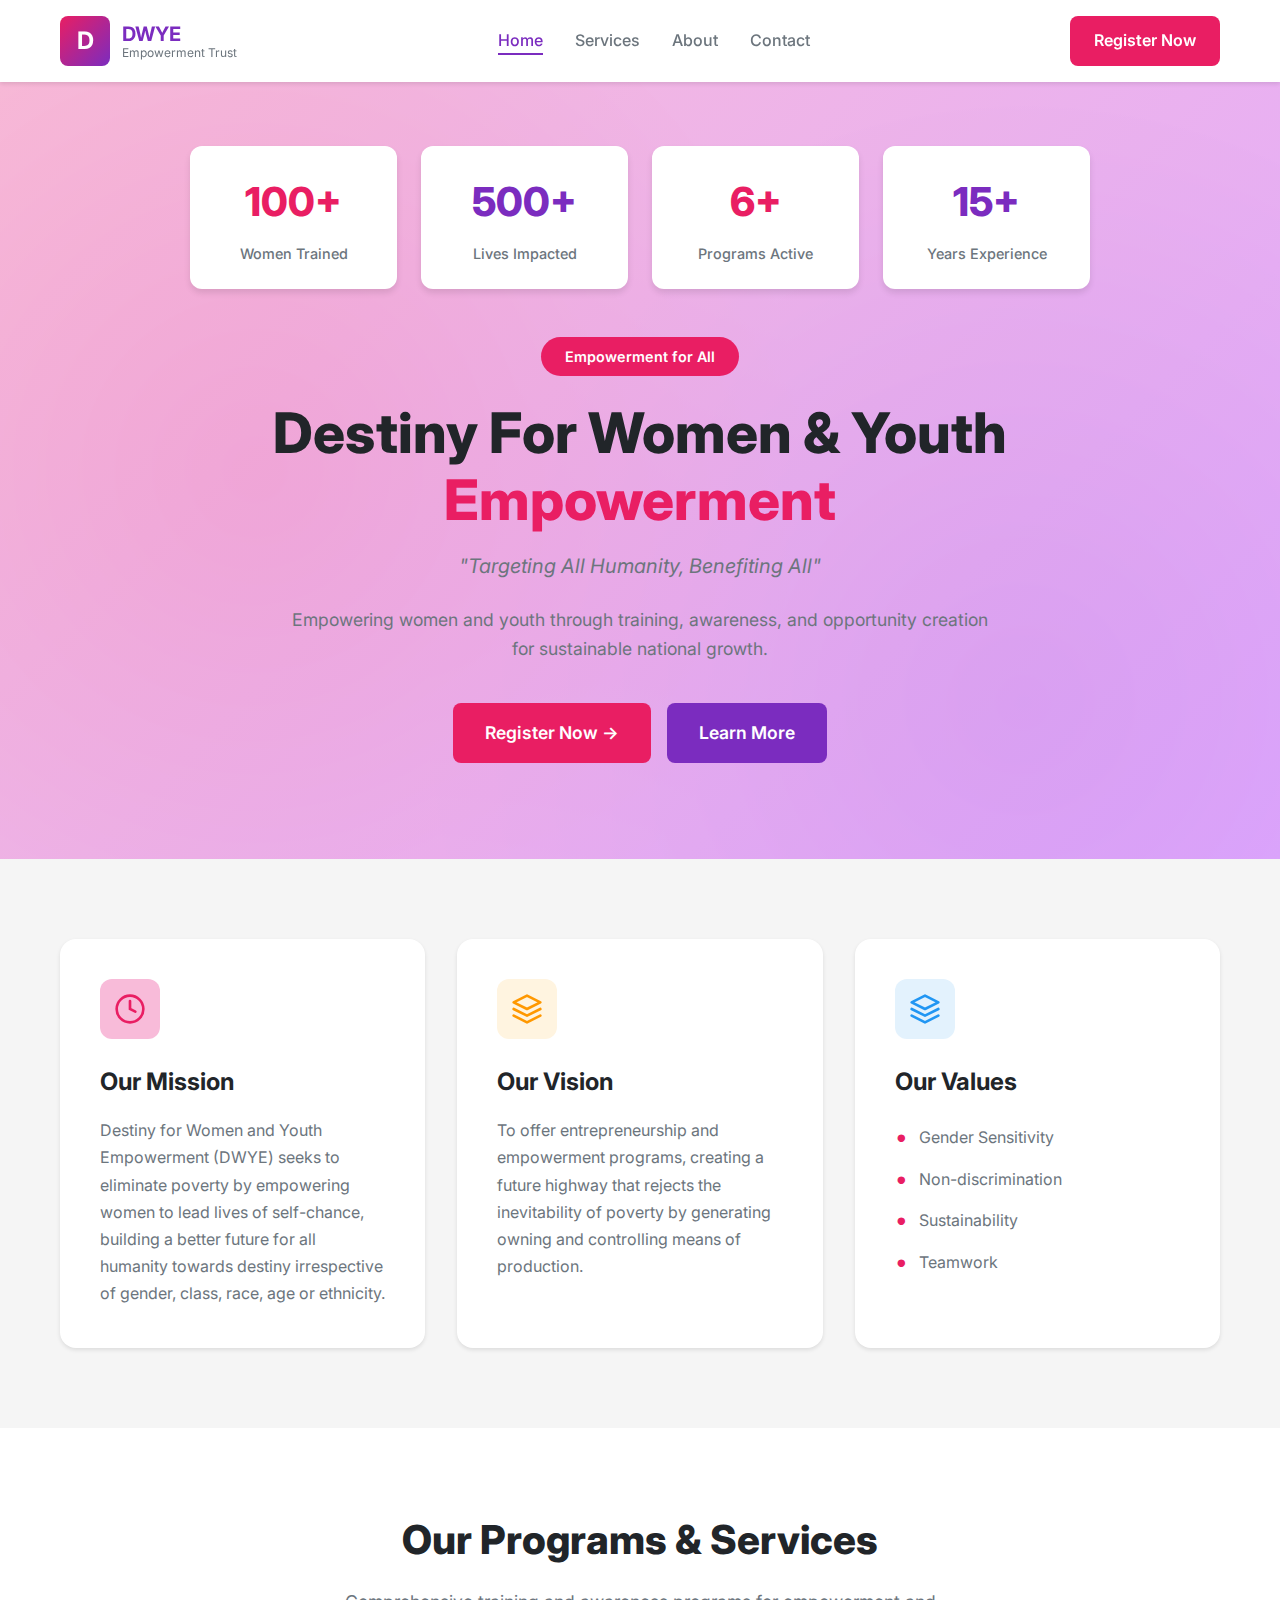
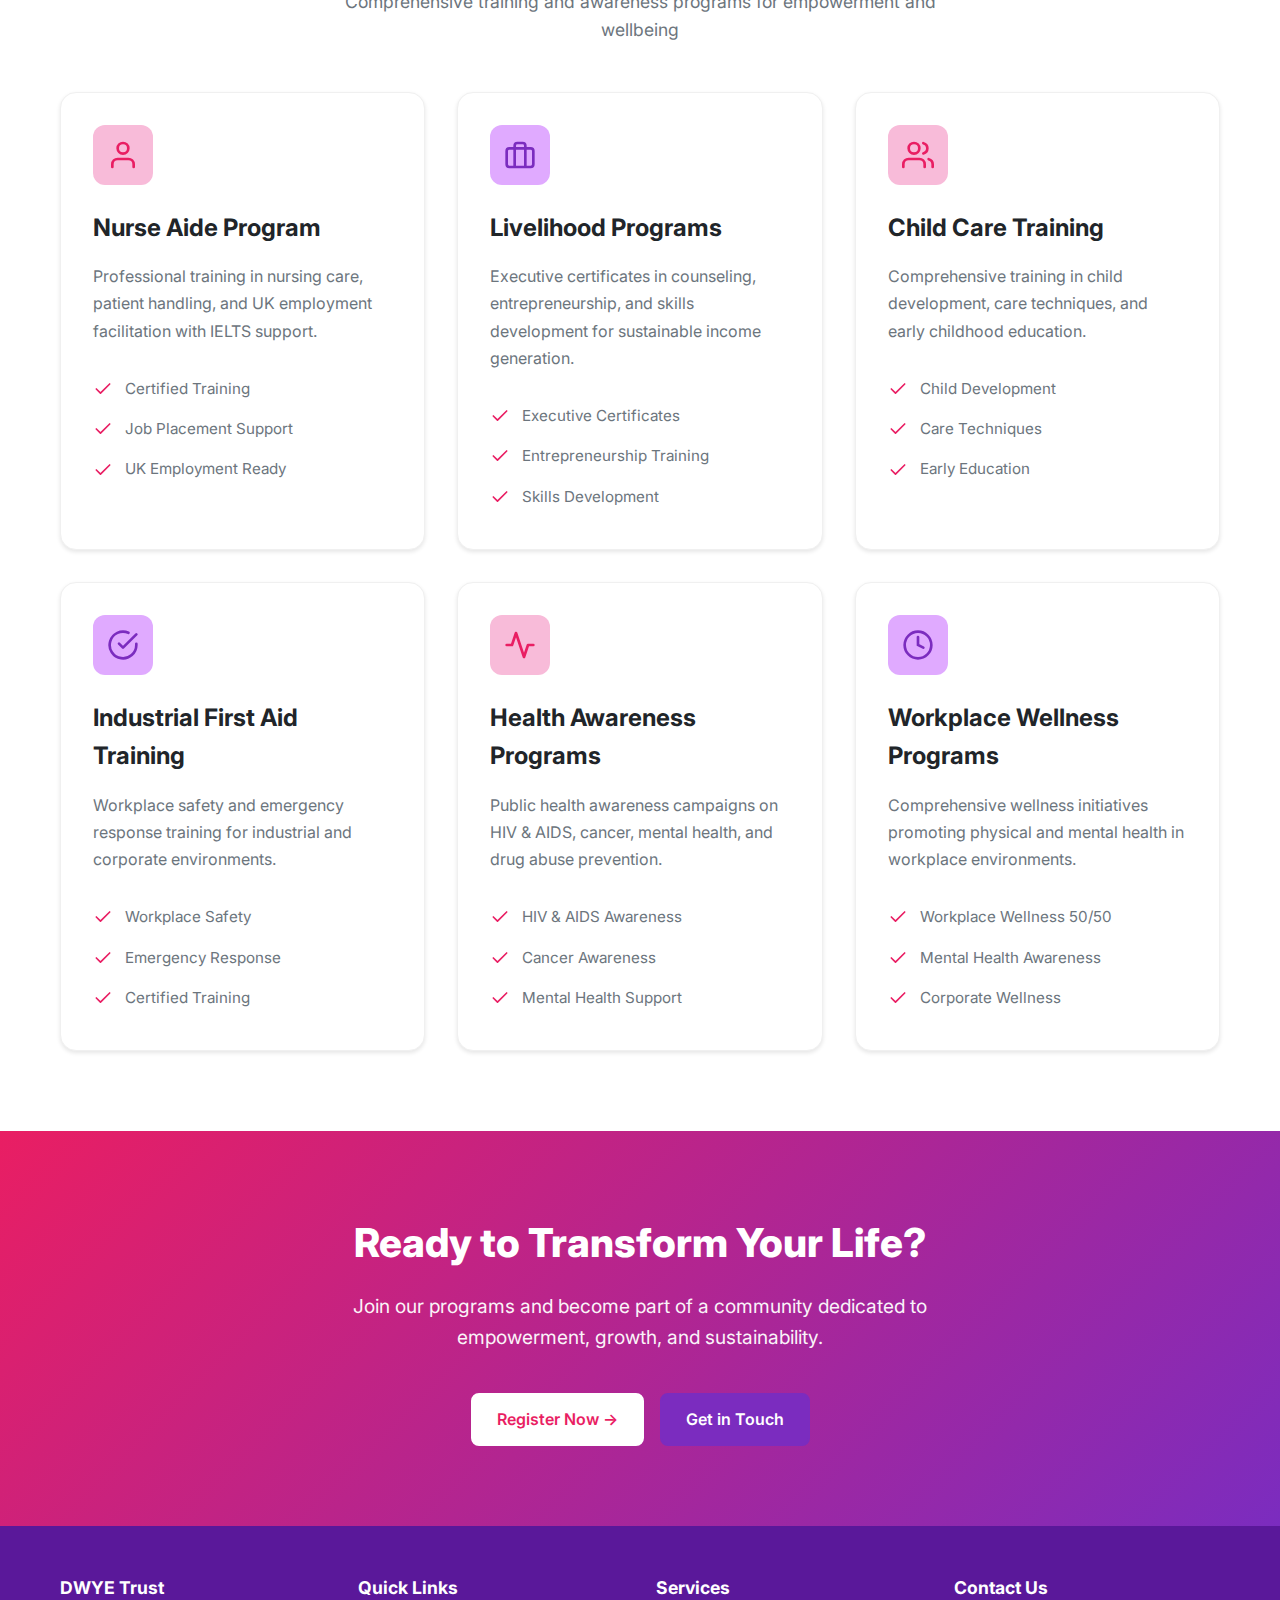
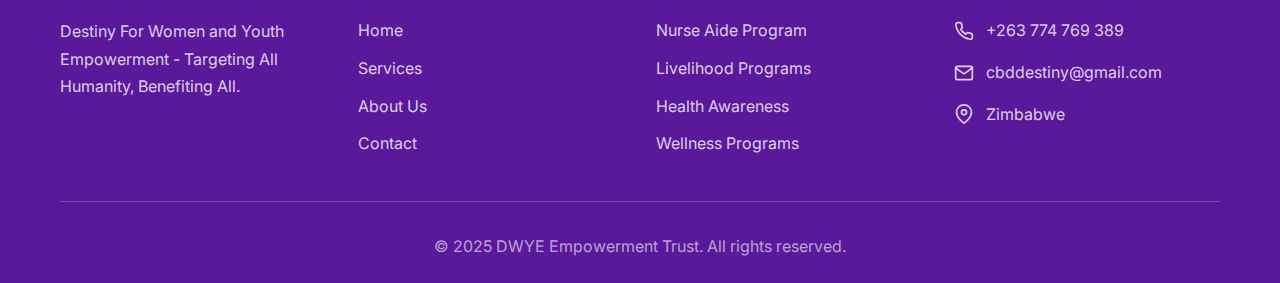
<file: index.html>
<!DOCTYPE html>
<html lang="en">
<head>
    <meta charset="UTF-8">
    <meta name="viewport" content="width=device-width, initial-scale=1.0">
    <meta name="description" content="Destiny For Women and Youth Empowerment - Empowering women and youth through training, awareness, and opportunity creation for sustainable national growth.">
    <title>DWYE Empowerment Trust - Destiny For Women & Youth Empowerment</title>
    <link rel="stylesheet" href="styles.css">
    <link rel="preconnect" href="https://fonts.googleapis.com">
    <link rel="preconnect" href="https://fonts.gstatic.com" crossorigin>
    <link href="https://fonts.googleapis.com/css2?family=Inter:wght@300;400;500;600;700;800&display=swap" rel="stylesheet">
</head>
<body>
    <!-- Header -->
    <header class="header">
        <div class="container">
            <div class="header-content">
                <div class="logo">
                    <div class="logo-square">
                        <span class="logo-letter">D</span>
                    </div>
                    <div class="logo-text">
                        <span class="logo-name">DWYE</span>
                        <span class="logo-tagline">Empowerment Trust</span>
                    </div>
                </div>
                <nav class="nav">
                    <ul class="nav-list">
                        <li><a href="index.html" class="nav-link active">Home</a></li>
                        <li><a href="services.html" class="nav-link">Services</a></li>
                        <li><a href="about.html" class="nav-link">About</a></li>
                        <li><a href="contact.html" class="nav-link">Contact</a></li>
                    </ul>
                    <button class="mobile-menu-toggle" aria-label="Toggle menu">
                        <span></span>
                        <span></span>
                        <span></span>
                    </button>
                </nav>
                <a href="contact.html#register" class="btn btn-primary btn-header">Register Now</a>
            </div>
        </div>
    </header>

    <!-- Hero Section -->
    <section class="hero">
        <div class="hero-background"></div>
        <div class="container">
            <div class="hero-content">
                <!-- Statistics Grid -->
                <div class="stats-grid">
                    <div class="stat-card">
                        <div class="stat-number stat-pink">100+</div>
                        <div class="stat-label">Women Trained</div>
                    </div>
                    <div class="stat-card">
                        <div class="stat-number stat-purple">500+</div>
                        <div class="stat-label">Lives Impacted</div>
                    </div>
                    <div class="stat-card">
                        <div class="stat-number stat-pink">6+</div>
                        <div class="stat-label">Programs Active</div>
                    </div>
                    <div class="stat-card">
                        <div class="stat-number stat-purple">15+</div>
                        <div class="stat-label">Years Experience</div>
                    </div>
                </div>

                <!-- Hero Tag -->
                <div class="hero-tag">
                    <span>Empowerment for All</span>
                </div>

                <!-- Main Title -->
                <h1 class="hero-title">
                    Destiny For Women & Youth
                    <span class="hero-title-accent">Empowerment</span>
                </h1>

                <!-- Tagline -->
                <p class="hero-tagline">"Targeting All Humanity, Benefiting All"</p>

                <!-- Description -->
                <p class="hero-description">
                    Empowering women and youth through training, awareness, and opportunity creation for sustainable national growth.
                </p>

                <!-- CTA Buttons -->
                <div class="hero-cta">
                    <a href="contact.html#register" class="btn btn-primary btn-large">
                        Register Now →
                    </a>
                    <a href="about.html" class="btn btn-secondary btn-large">
                        Learn More
                    </a>
                </div>
            </div>
        </div>
    </section>

    <!-- Mission, Vision, Values Section -->
    <section class="mvv-section">
        <div class="container">
            <div class="mvv-grid">
                <!-- Mission Card -->
                <div class="mvv-card">
                    <div class="mvv-icon mission-icon">
                        <svg viewBox="0 0 24 24" fill="none" xmlns="http://www.w3.org/2000/svg">
                            <circle cx="12" cy="12" r="10" stroke="currentColor" stroke-width="2"/>
                            <path d="M12 6v6l4 2" stroke="currentColor" stroke-width="2" stroke-linecap="round"/>
                        </svg>
                    </div>
                    <h3 class="mvv-title">Our Mission</h3>
                    <p class="mvv-text">
                        Destiny for Women and Youth Empowerment (DWYE) seeks to eliminate poverty by empowering women to lead lives of self-chance, building a better future for all humanity towards destiny irrespective of gender, class, race, age or ethnicity.
                    </p>
                </div>

                <!-- Vision Card -->
                <div class="mvv-card">
                    <div class="mvv-icon vision-icon">
                        <svg viewBox="0 0 24 24" fill="none" xmlns="http://www.w3.org/2000/svg">
                            <path d="M12 2L2 7l10 5 10-5-10-5z" stroke="currentColor" stroke-width="2" stroke-linecap="round" stroke-linejoin="round"/>
                            <path d="M2 17l10 5 10-5M2 12l10 5 10-5" stroke="currentColor" stroke-width="2" stroke-linecap="round" stroke-linejoin="round"/>
                        </svg>
                    </div>
                    <h3 class="mvv-title">Our Vision</h3>
                    <p class="mvv-text">
                        To offer entrepreneurship and empowerment programs, creating a future highway that rejects the inevitability of poverty by generating owning and controlling means of production.
                    </p>
                </div>

                <!-- Values Card -->
                <div class="mvv-card">
                    <div class="mvv-icon values-icon">
                        <svg viewBox="0 0 24 24" fill="none" xmlns="http://www.w3.org/2000/svg">
                            <path d="M12 2L2 7l10 5 10-5-10-5z" stroke="currentColor" stroke-width="2" stroke-linecap="round" stroke-linejoin="round"/>
                            <path d="M2 17l10 5 10-5M2 12l10 5 10-5" stroke="currentColor" stroke-width="2" stroke-linecap="round" stroke-linejoin="round"/>
                        </svg>
                    </div>
                    <h3 class="mvv-title">Our Values</h3>
                    <ul class="values-list">
                        <li>Gender Sensitivity</li>
                        <li>Non-discrimination</li>
                        <li>Sustainability</li>
                        <li>Teamwork</li>
                    </ul>
                </div>
            </div>
        </div>
    </section>

    <!-- Programs & Services Section -->
    <section class="programs-section">
        <div class="container">
            <div class="section-header">
                <h2 class="section-title">Our Programs & Services</h2>
                <p class="section-description">
                    Comprehensive training and awareness programs for empowerment and wellbeing
                </p>
            </div>

            <div class="programs-grid">
                <!-- Nurse Aide Program -->
                <div class="program-card">
                    <div class="program-icon pink">
                        <svg viewBox="0 0 24 24" fill="none" xmlns="http://www.w3.org/2000/svg">
                            <path d="M20 21v-2a4 4 0 0 0-4-4H8a4 4 0 0 0-4 4v2" stroke="currentColor" stroke-width="2" stroke-linecap="round" stroke-linejoin="round"/>
                            <circle cx="12" cy="7" r="4" stroke="currentColor" stroke-width="2"/>
                        </svg>
                    </div>
                    <h3 class="program-title">Nurse Aide Program</h3>
                    <p class="program-description">
                        Professional training in nursing care, patient handling, and UK employment facilitation with IELTS support.
                    </p>
                    <ul class="program-features">
                        <li>
                            <svg viewBox="0 0 24 24" fill="none" xmlns="http://www.w3.org/2000/svg">
                                <polyline points="20 6 9 17 4 12" stroke="currentColor" stroke-width="2" stroke-linecap="round" stroke-linejoin="round"/>
                            </svg>
                            Certified Training
                        </li>
                        <li>
                            <svg viewBox="0 0 24 24" fill="none" xmlns="http://www.w3.org/2000/svg">
                                <polyline points="20 6 9 17 4 12" stroke="currentColor" stroke-width="2" stroke-linecap="round" stroke-linejoin="round"/>
                            </svg>
                            Job Placement Support
                        </li>
                        <li>
                            <svg viewBox="0 0 24 24" fill="none" xmlns="http://www.w3.org/2000/svg">
                                <polyline points="20 6 9 17 4 12" stroke="currentColor" stroke-width="2" stroke-linecap="round" stroke-linejoin="round"/>
                            </svg>
                            UK Employment Ready
                        </li>
                    </ul>
                </div>

                <!-- Livelihood Programs -->
                <div class="program-card">
                    <div class="program-icon purple">
                        <svg viewBox="0 0 24 24" fill="none" xmlns="http://www.w3.org/2000/svg">
                            <rect x="2" y="7" width="20" height="14" rx="2" ry="2" stroke="currentColor" stroke-width="2"/>
                            <path d="M16 21V5a2 2 0 0 0-2-2h-4a2 2 0 0 0-2 2v16" stroke="currentColor" stroke-width="2"/>
                        </svg>
                    </div>
                    <h3 class="program-title">Livelihood Programs</h3>
                    <p class="program-description">
                        Executive certificates in counseling, entrepreneurship, and skills development for sustainable income generation.
                    </p>
                    <ul class="program-features">
                        <li>
                            <svg viewBox="0 0 24 24" fill="none" xmlns="http://www.w3.org/2000/svg">
                                <polyline points="20 6 9 17 4 12" stroke="currentColor" stroke-width="2" stroke-linecap="round" stroke-linejoin="round"/>
                            </svg>
                            Executive Certificates
                        </li>
                        <li>
                            <svg viewBox="0 0 24 24" fill="none" xmlns="http://www.w3.org/2000/svg">
                                <polyline points="20 6 9 17 4 12" stroke="currentColor" stroke-width="2" stroke-linecap="round" stroke-linejoin="round"/>
                            </svg>
                            Entrepreneurship Training
                        </li>
                        <li>
                            <svg viewBox="0 0 24 24" fill="none" xmlns="http://www.w3.org/2000/svg">
                                <polyline points="20 6 9 17 4 12" stroke="currentColor" stroke-width="2" stroke-linecap="round" stroke-linejoin="round"/>
                            </svg>
                            Skills Development
                        </li>
                    </ul>
                </div>

                <!-- Child Care Training -->
                <div class="program-card">
                    <div class="program-icon pink">
                        <svg viewBox="0 0 24 24" fill="none" xmlns="http://www.w3.org/2000/svg">
                            <path d="M17 21v-2a4 4 0 0 0-4-4H5a4 4 0 0 0-4 4v2" stroke="currentColor" stroke-width="2" stroke-linecap="round" stroke-linejoin="round"/>
                            <circle cx="9" cy="7" r="4" stroke="currentColor" stroke-width="2"/>
                            <path d="M23 21v-2a4 4 0 0 0-3-3.87M16 3.13a4 4 0 0 1 0 7.75" stroke="currentColor" stroke-width="2" stroke-linecap="round" stroke-linejoin="round"/>
                        </svg>
                    </div>
                    <h3 class="program-title">Child Care Training</h3>
                    <p class="program-description">
                        Comprehensive training in child development, care techniques, and early childhood education.
                    </p>
                    <ul class="program-features">
                        <li>
                            <svg viewBox="0 0 24 24" fill="none" xmlns="http://www.w3.org/2000/svg">
                                <polyline points="20 6 9 17 4 12" stroke="currentColor" stroke-width="2" stroke-linecap="round" stroke-linejoin="round"/>
                            </svg>
                            Child Development
                        </li>
                        <li>
                            <svg viewBox="0 0 24 24" fill="none" xmlns="http://www.w3.org/2000/svg">
                                <polyline points="20 6 9 17 4 12" stroke="currentColor" stroke-width="2" stroke-linecap="round" stroke-linejoin="round"/>
                            </svg>
                            Care Techniques
                        </li>
                        <li>
                            <svg viewBox="0 0 24 24" fill="none" xmlns="http://www.w3.org/2000/svg">
                                <polyline points="20 6 9 17 4 12" stroke="currentColor" stroke-width="2" stroke-linecap="round" stroke-linejoin="round"/>
                            </svg>
                            Early Education
                        </li>
                    </ul>
                </div>

                <!-- Industrial First Aid -->
                <div class="program-card">
                    <div class="program-icon purple">
                        <svg viewBox="0 0 24 24" fill="none" xmlns="http://www.w3.org/2000/svg">
                            <path d="M22 11.08V12a10 10 0 1 1-5.93-9.14" stroke="currentColor" stroke-width="2" stroke-linecap="round" stroke-linejoin="round"/>
                            <polyline points="22 4 12 14.01 9 11.01" stroke="currentColor" stroke-width="2" stroke-linecap="round" stroke-linejoin="round"/>
                        </svg>
                    </div>
                    <h3 class="program-title">Industrial First Aid Training</h3>
                    <p class="program-description">
                        Workplace safety and emergency response training for industrial and corporate environments.
                    </p>
                    <ul class="program-features">
                        <li>
                            <svg viewBox="0 0 24 24" fill="none" xmlns="http://www.w3.org/2000/svg">
                                <polyline points="20 6 9 17 4 12" stroke="currentColor" stroke-width="2" stroke-linecap="round" stroke-linejoin="round"/>
                            </svg>
                            Workplace Safety
                        </li>
                        <li>
                            <svg viewBox="0 0 24 24" fill="none" xmlns="http://www.w3.org/2000/svg">
                                <polyline points="20 6 9 17 4 12" stroke="currentColor" stroke-width="2" stroke-linecap="round" stroke-linejoin="round"/>
                            </svg>
                            Emergency Response
                        </li>
                        <li>
                            <svg viewBox="0 0 24 24" fill="none" xmlns="http://www.w3.org/2000/svg">
                                <polyline points="20 6 9 17 4 12" stroke="currentColor" stroke-width="2" stroke-linecap="round" stroke-linejoin="round"/>
                            </svg>
                            Certified Training
                        </li>
                    </ul>
                </div>

                <!-- Health Awareness -->
                <div class="program-card">
                    <div class="program-icon pink">
                        <svg viewBox="0 0 24 24" fill="none" xmlns="http://www.w3.org/2000/svg">
                            <path d="M22 12h-4l-3 9L9 3l-3 9H2" stroke="currentColor" stroke-width="2" stroke-linecap="round" stroke-linejoin="round"/>
                        </svg>
                    </div>
                    <h3 class="program-title">Health Awareness Programs</h3>
                    <p class="program-description">
                        Public health awareness campaigns on HIV & AIDS, cancer, mental health, and drug abuse prevention.
                    </p>
                    <ul class="program-features">
                        <li>
                            <svg viewBox="0 0 24 24" fill="none" xmlns="http://www.w3.org/2000/svg">
                                <polyline points="20 6 9 17 4 12" stroke="currentColor" stroke-width="2" stroke-linecap="round" stroke-linejoin="round"/>
                            </svg>
                            HIV & AIDS Awareness
                        </li>
                        <li>
                            <svg viewBox="0 0 24 24" fill="none" xmlns="http://www.w3.org/2000/svg">
                                <polyline points="20 6 9 17 4 12" stroke="currentColor" stroke-width="2" stroke-linecap="round" stroke-linejoin="round"/>
                            </svg>
                            Cancer Awareness
                        </li>
                        <li>
                            <svg viewBox="0 0 24 24" fill="none" xmlns="http://www.w3.org/2000/svg">
                                <polyline points="20 6 9 17 4 12" stroke="currentColor" stroke-width="2" stroke-linecap="round" stroke-linejoin="round"/>
                            </svg>
                            Mental Health Support
                        </li>
                    </ul>
                </div>

                <!-- Wellness Programs -->
                <div class="program-card">
                    <div class="program-icon purple">
                        <svg viewBox="0 0 24 24" fill="none" xmlns="http://www.w3.org/2000/svg">
                            <circle cx="12" cy="12" r="10" stroke="currentColor" stroke-width="2"/>
                            <path d="M12 6v6l4 2" stroke="currentColor" stroke-width="2" stroke-linecap="round"/>
                        </svg>
                    </div>
                    <h3 class="program-title">Workplace Wellness Programs</h3>
                    <p class="program-description">
                        Comprehensive wellness initiatives promoting physical and mental health in workplace environments.
                    </p>
                    <ul class="program-features">
                        <li>
                            <svg viewBox="0 0 24 24" fill="none" xmlns="http://www.w3.org/2000/svg">
                                <polyline points="20 6 9 17 4 12" stroke="currentColor" stroke-width="2" stroke-linecap="round" stroke-linejoin="round"/>
                            </svg>
                            Workplace Wellness 50/50
                        </li>
                        <li>
                            <svg viewBox="0 0 24 24" fill="none" xmlns="http://www.w3.org/2000/svg">
                                <polyline points="20 6 9 17 4 12" stroke="currentColor" stroke-width="2" stroke-linecap="round" stroke-linejoin="round"/>
                            </svg>
                            Mental Health Awareness
                        </li>
                        <li>
                            <svg viewBox="0 0 24 24" fill="none" xmlns="http://www.w3.org/2000/svg">
                                <polyline points="20 6 9 17 4 12" stroke="currentColor" stroke-width="2" stroke-linecap="round" stroke-linejoin="round"/>
                            </svg>
                            Corporate Wellness
                        </li>
                    </ul>
                </div>
            </div>
        </div>
    </section>

    <!-- Call to Action Section -->
    <section class="cta-section">
        <div class="container">
            <div class="cta-content">
                <h2 class="cta-title">Ready to Transform Your Life?</h2>
                <p class="cta-description">
                    Join our programs and become part of a community dedicated to empowerment, growth, and sustainability.
                </p>
                <div class="cta-buttons">
                    <a href="contact.html#register" class="btn btn-cta-primary">
                        Register Now →
                    </a>
                    <a href="contact.html" class="btn btn-cta-secondary">
                        Get in Touch
                    </a>
                </div>
            </div>
        </div>
    </section>

    <!-- Footer -->
    <footer class="footer">
        <div class="container">
            <div class="footer-content">
                <div class="footer-column">
                    <h4 class="footer-title">DWYE Trust</h4>
                    <p class="footer-text">
                        Destiny For Women and Youth Empowerment - Targeting All Humanity, Benefiting All.
                    </p>
                </div>
                <div class="footer-column">
                    <h4 class="footer-title">Quick Links</h4>
                    <ul class="footer-links">
                        <li><a href="index.html">Home</a></li>
                        <li><a href="services.html">Services</a></li>
                        <li><a href="about.html">About Us</a></li>
                        <li><a href="contact.html">Contact</a></li>
                    </ul>
                </div>
                <div class="footer-column">
                    <h4 class="footer-title">Services</h4>
                    <ul class="footer-links">
                        <li><a href="services.html#nurse-aide">Nurse Aide Program</a></li>
                        <li><a href="services.html#livelihood">Livelihood Programs</a></li>
                        <li><a href="services.html#health">Health Awareness</a></li>
                        <li><a href="services.html#wellness">Wellness Programs</a></li>
                    </ul>
                </div>
                <div class="footer-column">
                    <h4 class="footer-title">Contact Us</h4>
                    <ul class="footer-contact">
                        <li>
                            <svg viewBox="0 0 24 24" fill="none" xmlns="http://www.w3.org/2000/svg">
                                <path d="M22 16.92v3a2 2 0 0 1-2.18 2 19.79 19.79 0 0 1-8.63-3.07 19.5 19.5 0 0 1-6-6 19.79 19.79 0 0 1-3.07-8.67A2 2 0 0 1 4.11 2h3a2 2 0 0 1 2 1.72 12.84 12.84 0 0 0 .7 2.81 2 2 0 0 1-.45 2.11L8.09 9.91a16 16 0 0 0 6 6l1.27-1.27a2 2 0 0 1 2.11-.45 12.84 12.84 0 0 0 2.81.7A2 2 0 0 1 22 16.92z" stroke="currentColor" stroke-width="2" stroke-linecap="round" stroke-linejoin="round"/>
                            </svg>
                            <a href="tel:+263774769389">+263 774 769 389</a>
                        </li>
                        <li>
                            <svg viewBox="0 0 24 24" fill="none" xmlns="http://www.w3.org/2000/svg">
                                <path d="M4 4h16c1.1 0 2 .9 2 2v12c0 1.1-.9 2-2 2H4c-1.1 0-2-.9-2-2V6c0-1.1.9-2 2-2z" stroke="currentColor" stroke-width="2" stroke-linecap="round" stroke-linejoin="round"/>
                                <polyline points="22,6 12,13 2,6" stroke="currentColor" stroke-width="2" stroke-linecap="round" stroke-linejoin="round"/>
                            </svg>
                            <a href="mailto:cbddestiny@gmail.com">cbddestiny@gmail.com</a>
                        </li>
                        <li>
                            <svg viewBox="0 0 24 24" fill="none" xmlns="http://www.w3.org/2000/svg">
                                <path d="M21 10c0 7-9 13-9 13s-9-6-9-13a9 9 0 0 1 18 0z" stroke="currentColor" stroke-width="2"/>
                                <circle cx="12" cy="10" r="3" stroke="currentColor" stroke-width="2"/>
                            </svg>
                            <span>Zimbabwe</span>
                        </li>
                    </ul>
                </div>
            </div>
            <div class="footer-bottom">
                <p>&copy; 2025 DWYE Empowerment Trust. All rights reserved.</p>
            </div>
        </div>
    </footer>

    <script src="script.js"></script>
</body>
</html>
</file>
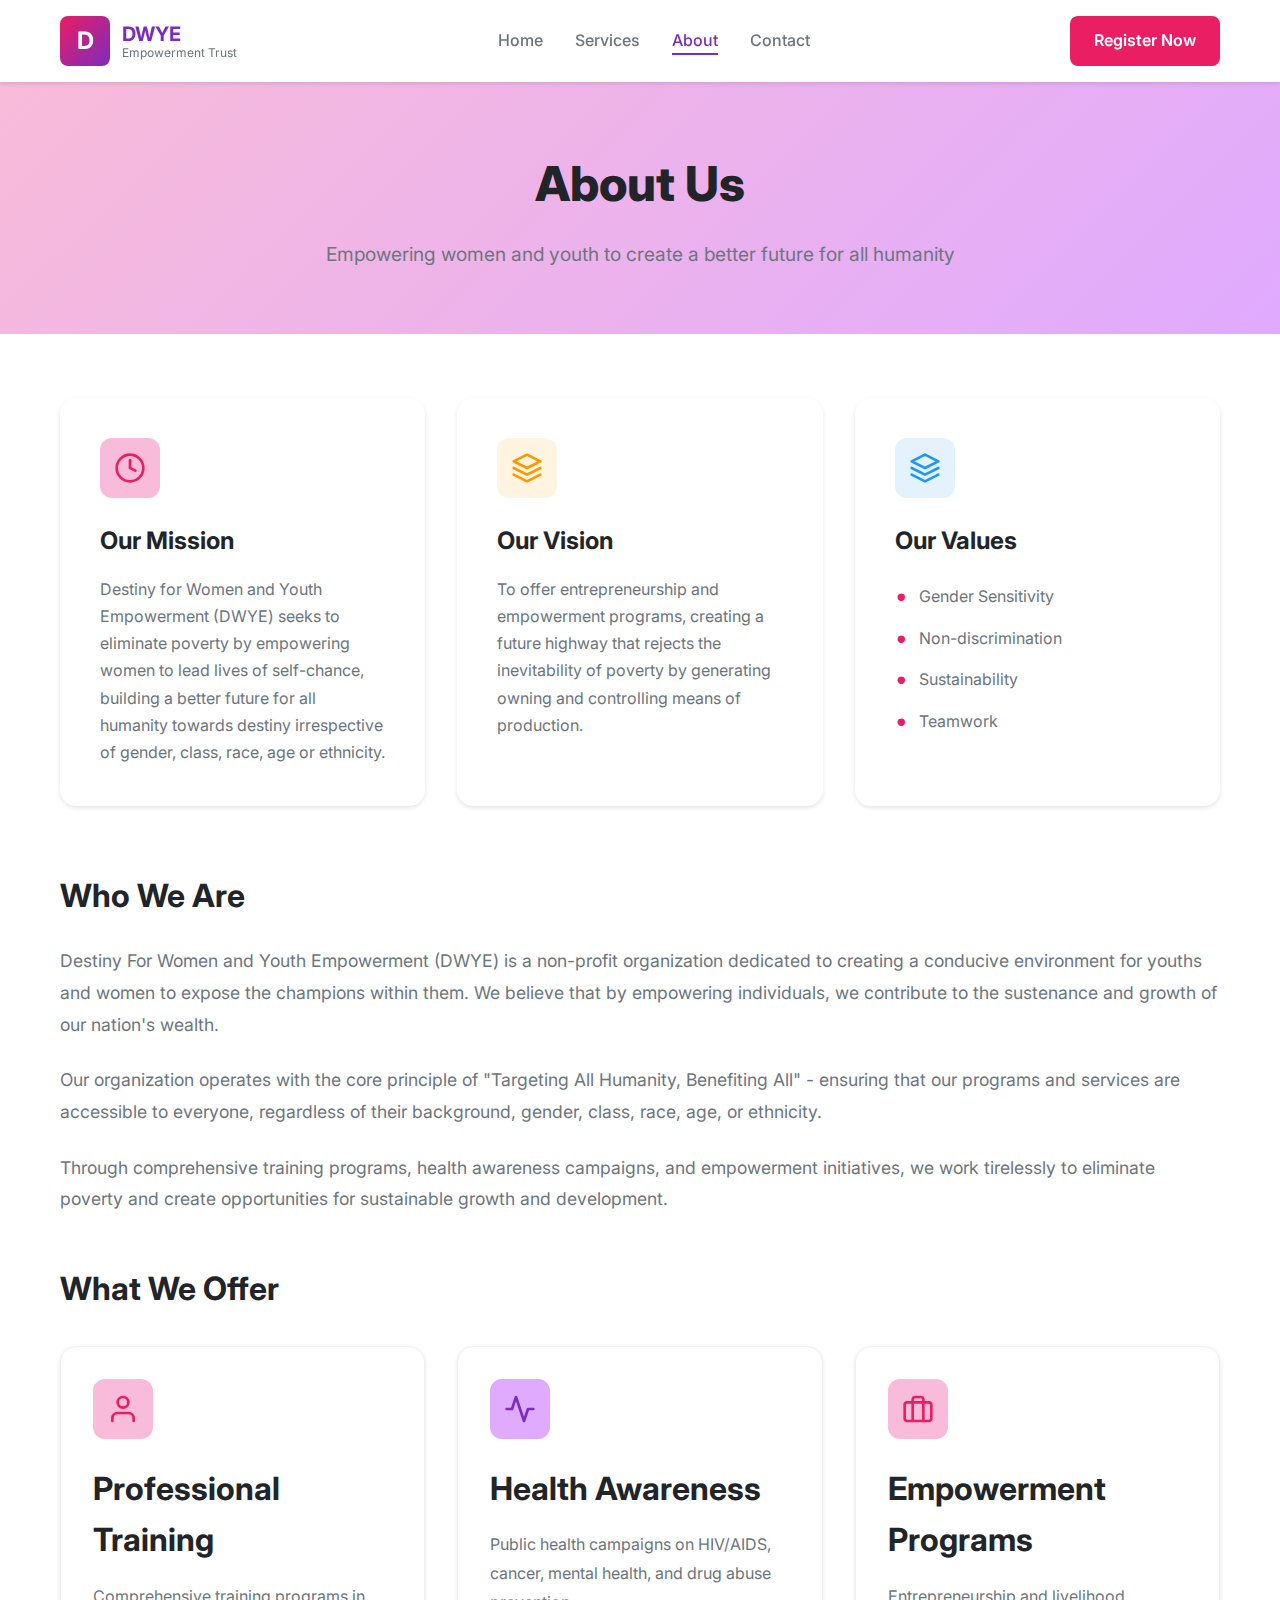
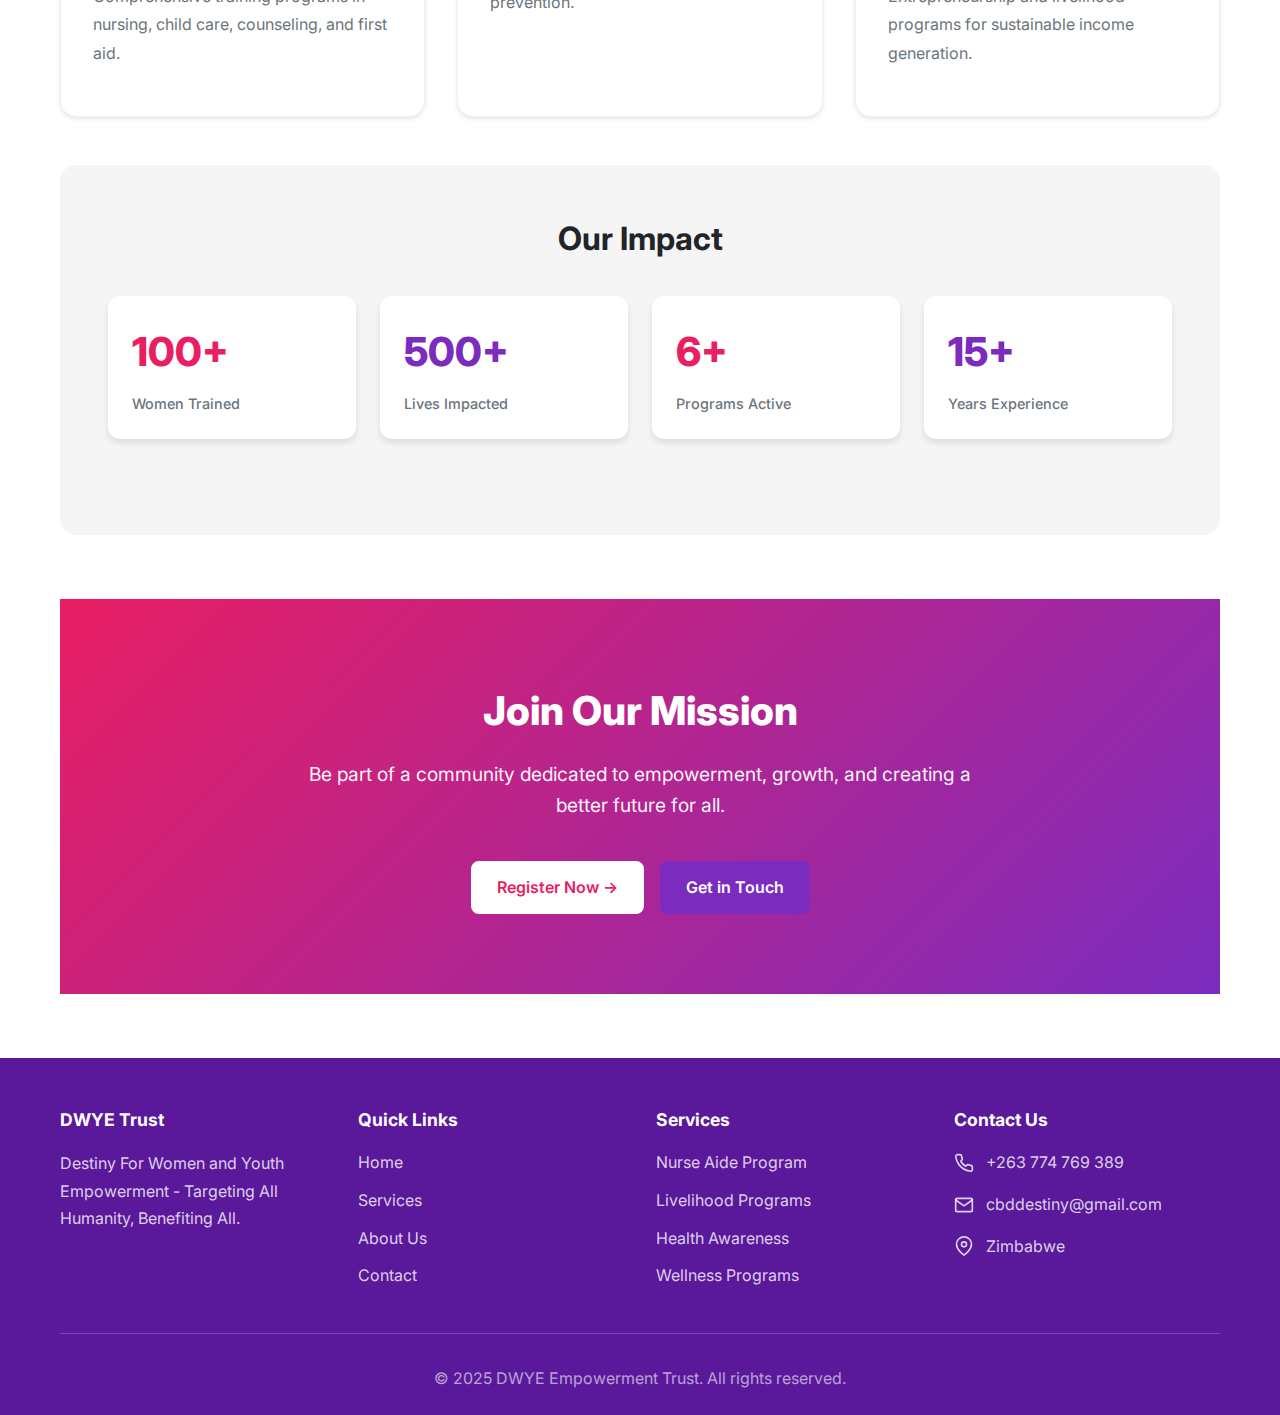
<file: about.html>
<!DOCTYPE html>
<html lang="en">
<head>
    <meta charset="UTF-8">
    <meta name="viewport" content="width=device-width, initial-scale=1.0">
    <meta name="description" content="Learn about DWYE Empowerment Trust - Our mission, vision, values, and commitment to empowering women and youth.">
    <title>About Us - DWYE Empowerment Trust</title>
    <link rel="stylesheet" href="styles.css">
    <link rel="preconnect" href="https://fonts.googleapis.com">
    <link rel="preconnect" href="https://fonts.gstatic.com" crossorigin>
    <link href="https://fonts.googleapis.com/css2?family=Inter:wght@300;400;500;600;700;800&display=swap" rel="stylesheet">
</head>
<body>
    <!-- Header -->
    <header class="header">
        <div class="container">
            <div class="header-content">
                <div class="logo">
                    <div class="logo-square">
                        <span class="logo-letter">D</span>
                    </div>
                    <div class="logo-text">
                        <span class="logo-name">DWYE</span>
                        <span class="logo-tagline">Empowerment Trust</span>
                    </div>
                </div>
                <nav class="nav">
                    <ul class="nav-list">
                        <li><a href="index.html" class="nav-link">Home</a></li>
                        <li><a href="services.html" class="nav-link">Services</a></li>
                        <li><a href="about.html" class="nav-link active">About</a></li>
                        <li><a href="contact.html" class="nav-link">Contact</a></li>
                    </ul>
                    <button class="mobile-menu-toggle" aria-label="Toggle menu">
                        <span></span>
                        <span></span>
                        <span></span>
                    </button>
                </nav>
                <a href="contact.html#register" class="btn btn-primary btn-header">Register Now</a>
            </div>
        </div>
    </header>

    <!-- Page Header -->
    <section class="page-header">
        <div class="container">
            <h1 class="page-title">About Us</h1>
            <p class="page-description">
                Empowering women and youth to create a better future for all humanity
            </p>
        </div>
    </section>

    <!-- About Content -->
    <section class="page-content">
        <div class="container">
            <!-- Mission, Vision, Values -->
            <div class="mvv-section" style="padding: 0; background: transparent;">
                <div class="mvv-grid">
                    <!-- Mission Card -->
                    <div class="mvv-card">
                        <div class="mvv-icon mission-icon">
                            <svg viewBox="0 0 24 24" fill="none" xmlns="http://www.w3.org/2000/svg">
                                <circle cx="12" cy="12" r="10" stroke="currentColor" stroke-width="2"/>
                                <path d="M12 6v6l4 2" stroke="currentColor" stroke-width="2" stroke-linecap="round"/>
                            </svg>
                        </div>
                        <h3 class="mvv-title">Our Mission</h3>
                        <p class="mvv-text">
                            Destiny for Women and Youth Empowerment (DWYE) seeks to eliminate poverty by empowering women to lead lives of self-chance, building a better future for all humanity towards destiny irrespective of gender, class, race, age or ethnicity.
                        </p>
                    </div>

                    <!-- Vision Card -->
                    <div class="mvv-card">
                        <div class="mvv-icon vision-icon">
                            <svg viewBox="0 0 24 24" fill="none" xmlns="http://www.w3.org/2000/svg">
                                <path d="M12 2L2 7l10 5 10-5-10-5z" stroke="currentColor" stroke-width="2" stroke-linecap="round" stroke-linejoin="round"/>
                                <path d="M2 17l10 5 10-5M2 12l10 5 10-5" stroke="currentColor" stroke-width="2" stroke-linecap="round" stroke-linejoin="round"/>
                            </svg>
                        </div>
                        <h3 class="mvv-title">Our Vision</h3>
                        <p class="mvv-text">
                            To offer entrepreneurship and empowerment programs, creating a future highway that rejects the inevitability of poverty by generating owning and controlling means of production.
                        </p>
                    </div>

                    <!-- Values Card -->
                    <div class="mvv-card">
                        <div class="mvv-icon values-icon">
                            <svg viewBox="0 0 24 24" fill="none" xmlns="http://www.w3.org/2000/svg">
                                <path d="M12 2L2 7l10 5 10-5-10-5z" stroke="currentColor" stroke-width="2" stroke-linecap="round" stroke-linejoin="round"/>
                                <path d="M2 17l10 5 10-5M2 12l10 5 10-5" stroke="currentColor" stroke-width="2" stroke-linecap="round" stroke-linejoin="round"/>
                            </svg>
                        </div>
                        <h3 class="mvv-title">Our Values</h3>
                        <ul class="values-list">
                            <li>Gender Sensitivity</li>
                            <li>Non-discrimination</li>
                            <li>Sustainability</li>
                            <li>Teamwork</li>
                        </ul>
                    </div>
                </div>
            </div>

            <!-- Organization Story -->
            <div class="service-detail" style="margin-top: 4rem;">
                <h2 style="font-size: 2rem; font-weight: 700; color: var(--dark-grey); margin-bottom: 1.5rem;">Who We Are</h2>
                <p style="color: var(--grey); line-height: 1.8; margin-bottom: 1.5rem; font-size: 1.1rem;">
                    Destiny For Women and Youth Empowerment (DWYE) is a non-profit organization dedicated to creating a conducive environment for youths and women to expose the champions within them. We believe that by empowering individuals, we contribute to the sustenance and growth of our nation's wealth.
                </p>
                <p style="color: var(--grey); line-height: 1.8; margin-bottom: 1.5rem; font-size: 1.1rem;">
                    Our organization operates with the core principle of "Targeting All Humanity, Benefiting All" - ensuring that our programs and services are accessible to everyone, regardless of their background, gender, class, race, age, or ethnicity.
                </p>
                <p style="color: var(--grey); line-height: 1.8; margin-bottom: 1.5rem; font-size: 1.1rem;">
                    Through comprehensive training programs, health awareness campaigns, and empowerment initiatives, we work tirelessly to eliminate poverty and create opportunities for sustainable growth and development.
                </p>
            </div>

            <!-- What We Offer -->
            <div class="service-detail" style="margin-top: 3rem;">
                <h2 style="font-size: 2rem; font-weight: 700; color: var(--dark-grey); margin-bottom: 1.5rem;">What We Offer</h2>
                <div class="programs-grid" style="margin-top: 2rem;">
                    <div class="program-card">
                        <div class="program-icon pink">
                            <svg viewBox="0 0 24 24" fill="none" xmlns="http://www.w3.org/2000/svg">
                                <path d="M20 21v-2a4 4 0 0 0-4-4H8a4 4 0 0 0-4 4v2" stroke="currentColor" stroke-width="2" stroke-linecap="round" stroke-linejoin="round"/>
                                <circle cx="12" cy="7" r="4" stroke="currentColor" stroke-width="2"/>
                            </svg>
                        </div>
                        <h3 class="program-title">Professional Training</h3>
                        <p class="program-description">
                            Comprehensive training programs in nursing, child care, counseling, and first aid.
                        </p>
                    </div>
                    <div class="program-card">
                        <div class="program-icon purple">
                            <svg viewBox="0 0 24 24" fill="none" xmlns="http://www.w3.org/2000/svg">
                                <path d="M22 12h-4l-3 9L9 3l-3 9H2" stroke="currentColor" stroke-width="2" stroke-linecap="round" stroke-linejoin="round"/>
                            </svg>
                        </div>
                        <h3 class="program-title">Health Awareness</h3>
                        <p class="program-description">
                            Public health campaigns on HIV/AIDS, cancer, mental health, and drug abuse prevention.
                        </p>
                    </div>
                    <div class="program-card">
                        <div class="program-icon pink">
                            <svg viewBox="0 0 24 24" fill="none" xmlns="http://www.w3.org/2000/svg">
                                <rect x="2" y="7" width="20" height="14" rx="2" ry="2" stroke="currentColor" stroke-width="2"/>
                                <path d="M16 21V5a2 2 0 0 0-2-2h-4a2 2 0 0 0-2 2v16" stroke="currentColor" stroke-width="2"/>
                            </svg>
                        </div>
                        <h3 class="program-title">Empowerment Programs</h3>
                        <p class="program-description">
                            Entrepreneurship and livelihood programs for sustainable income generation.
                        </p>
                    </div>
                </div>
            </div>

            <!-- Impact -->
            <div class="service-detail" style="margin-top: 3rem; background: var(--light-grey); padding: 3rem; border-radius: 16px;">
                <h2 style="font-size: 2rem; font-weight: 700; color: var(--dark-grey); margin-bottom: 1.5rem; text-align: center;">Our Impact</h2>
                <div class="stats-grid" style="margin-top: 2rem;">
                    <div class="stat-card">
                        <div class="stat-number stat-pink">100+</div>
                        <div class="stat-label">Women Trained</div>
                    </div>
                    <div class="stat-card">
                        <div class="stat-number stat-purple">500+</div>
                        <div class="stat-label">Lives Impacted</div>
                    </div>
                    <div class="stat-card">
                        <div class="stat-number stat-pink">6+</div>
                        <div class="stat-label">Programs Active</div>
                    </div>
                    <div class="stat-card">
                        <div class="stat-number stat-purple">15+</div>
                        <div class="stat-label">Years Experience</div>
                    </div>
                </div>
            </div>

            <!-- Call to Action -->
            <div class="cta-section" style="margin-top: 4rem;">
                <div class="container">
                    <div class="cta-content">
                        <h2 class="cta-title">Join Our Mission</h2>
                        <p class="cta-description">
                            Be part of a community dedicated to empowerment, growth, and creating a better future for all.
                        </p>
                        <div class="cta-buttons">
                            <a href="contact.html#register" class="btn btn-cta-primary">
                                Register Now →
                            </a>
                            <a href="contact.html" class="btn btn-cta-secondary">
                                Get in Touch
                            </a>
                        </div>
                    </div>
                </div>
            </div>
        </div>
    </section>

    <!-- Footer -->
    <footer class="footer">
        <div class="container">
            <div class="footer-content">
                <div class="footer-column">
                    <h4 class="footer-title">DWYE Trust</h4>
                    <p class="footer-text">
                        Destiny For Women and Youth Empowerment - Targeting All Humanity, Benefiting All.
                    </p>
                </div>
                <div class="footer-column">
                    <h4 class="footer-title">Quick Links</h4>
                    <ul class="footer-links">
                        <li><a href="index.html">Home</a></li>
                        <li><a href="services.html">Services</a></li>
                        <li><a href="about.html">About Us</a></li>
                        <li><a href="contact.html">Contact</a></li>
                    </ul>
                </div>
                <div class="footer-column">
                    <h4 class="footer-title">Services</h4>
                    <ul class="footer-links">
                        <li><a href="services.html#nurse-aide">Nurse Aide Program</a></li>
                        <li><a href="services.html#livelihood">Livelihood Programs</a></li>
                        <li><a href="services.html#health">Health Awareness</a></li>
                        <li><a href="services.html#wellness">Wellness Programs</a></li>
                    </ul>
                </div>
                <div class="footer-column">
                    <h4 class="footer-title">Contact Us</h4>
                    <ul class="footer-contact">
                        <li>
                            <svg viewBox="0 0 24 24" fill="none" xmlns="http://www.w3.org/2000/svg">
                                <path d="M22 16.92v3a2 2 0 0 1-2.18 2 19.79 19.79 0 0 1-8.63-3.07 19.5 19.5 0 0 1-6-6 19.79 19.79 0 0 1-3.07-8.67A2 2 0 0 1 4.11 2h3a2 2 0 0 1 2 1.72 12.84 12.84 0 0 0 .7 2.81 2 2 0 0 1-.45 2.11L8.09 9.91a16 16 0 0 0 6 6l1.27-1.27a2 2 0 0 1 2.11-.45 12.84 12.84 0 0 0 2.81.7A2 2 0 0 1 22 16.92z" stroke="currentColor" stroke-width="2" stroke-linecap="round" stroke-linejoin="round"/>
                            </svg>
                            <a href="tel:+263774769389">+263 774 769 389</a>
                        </li>
                        <li>
                            <svg viewBox="0 0 24 24" fill="none" xmlns="http://www.w3.org/2000/svg">
                                <path d="M4 4h16c1.1 0 2 .9 2 2v12c0 1.1-.9 2-2 2H4c-1.1 0-2-.9-2-2V6c0-1.1.9-2 2-2z" stroke="currentColor" stroke-width="2" stroke-linecap="round" stroke-linejoin="round"/>
                                <polyline points="22,6 12,13 2,6" stroke="currentColor" stroke-width="2" stroke-linecap="round" stroke-linejoin="round"/>
                            </svg>
                            <a href="mailto:cbddestiny@gmail.com">cbddestiny@gmail.com</a>
                        </li>
                        <li>
                            <svg viewBox="0 0 24 24" fill="none" xmlns="http://www.w3.org/2000/svg">
                                <path d="M21 10c0 7-9 13-9 13s-9-6-9-13a9 9 0 0 1 18 0z" stroke="currentColor" stroke-width="2"/>
                                <circle cx="12" cy="10" r="3" stroke="currentColor" stroke-width="2"/>
                            </svg>
                            <span>Zimbabwe</span>
                        </li>
                    </ul>
                </div>
            </div>
            <div class="footer-bottom">
                <p>&copy; 2025 DWYE Empowerment Trust. All rights reserved.</p>
            </div>
        </div>
    </footer>

    <script src="script.js"></script>
</body>
</html>
</file>
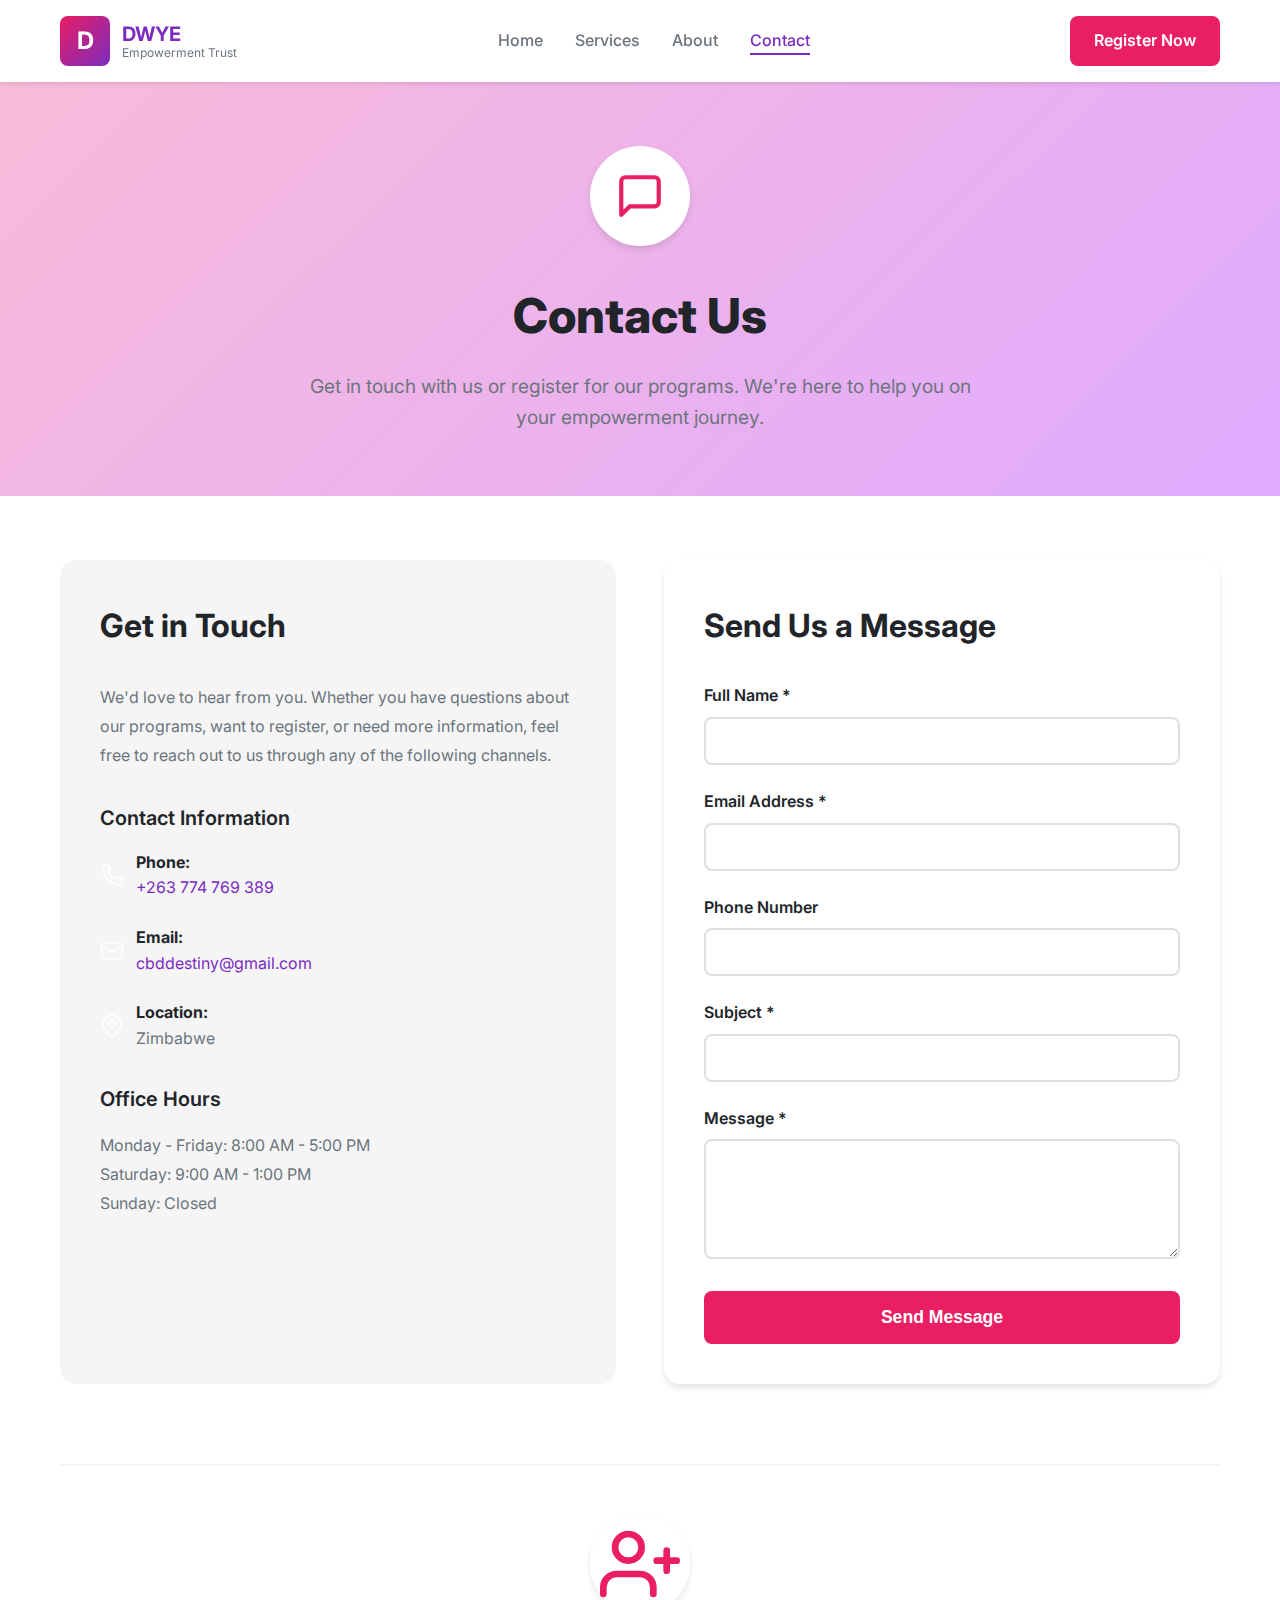
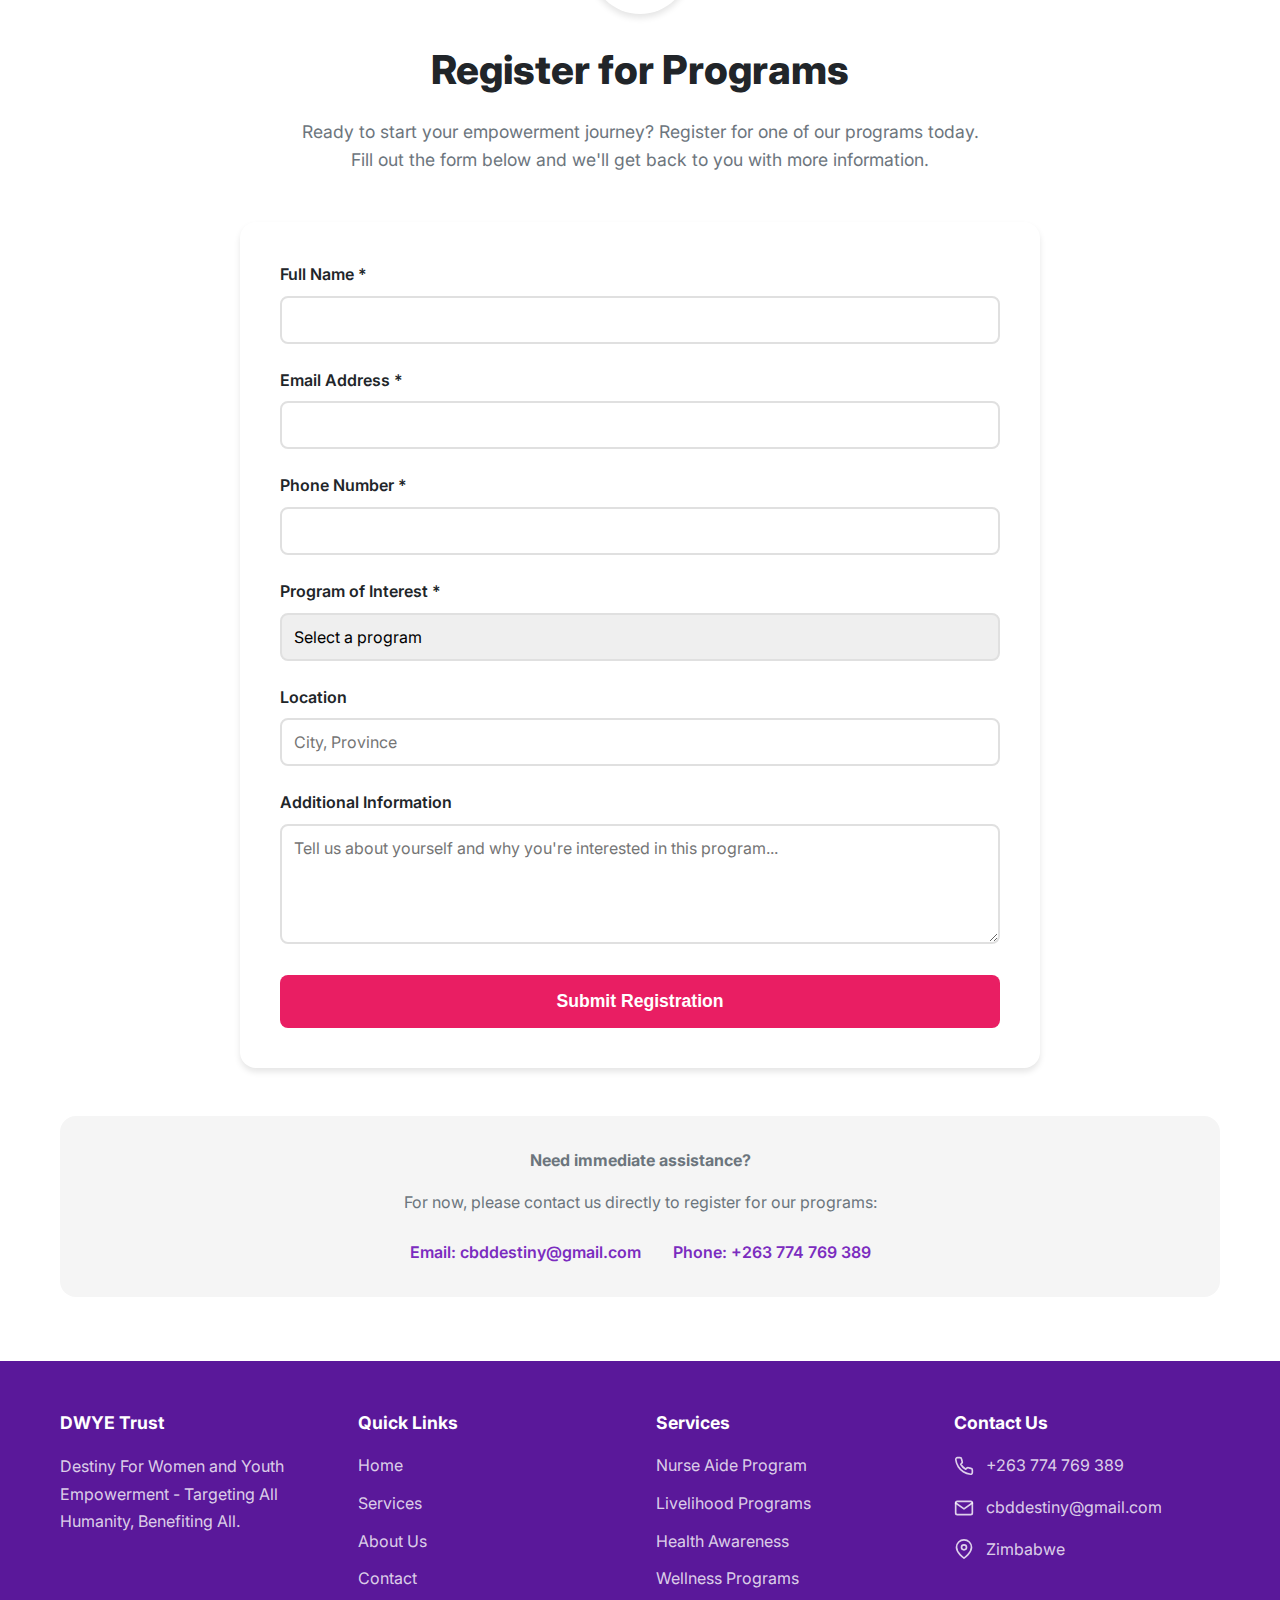
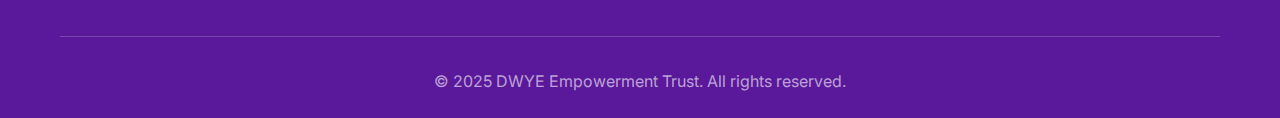
<file: contact.html>
<!DOCTYPE html>
<html lang="en">
<head>
    <meta charset="UTF-8">
    <meta name="viewport" content="width=device-width, initial-scale=1.0">
    <meta name="description" content="Contact DWYE Empowerment Trust - Get in touch or register for our programs.">
    <title>Contact Us - DWYE Empowerment Trust</title>
    <link rel="stylesheet" href="styles.css">
    <link rel="preconnect" href="https://fonts.googleapis.com">
    <link rel="preconnect" href="https://fonts.gstatic.com" crossorigin>
    <link href="https://fonts.googleapis.com/css2?family=Inter:wght@300;400;500;600;700;800&display=swap" rel="stylesheet">
</head>
<body>
    <!-- Header -->
    <header class="header">
        <div class="container">
            <div class="header-content">
                <div class="logo">
                    <div class="logo-square">
                        <span class="logo-letter">D</span>
                    </div>
                    <div class="logo-text">
                        <span class="logo-name">DWYE</span>
                        <span class="logo-tagline">Empowerment Trust</span>
                    </div>
                </div>
                <nav class="nav">
                    <ul class="nav-list">
                        <li><a href="index.html" class="nav-link">Home</a></li>
                        <li><a href="services.html" class="nav-link">Services</a></li>
                        <li><a href="about.html" class="nav-link">About</a></li>
                        <li><a href="contact.html" class="nav-link active">Contact</a></li>
                    </ul>
                    <button class="mobile-menu-toggle" aria-label="Toggle menu">
                        <span></span>
                        <span></span>
                        <span></span>
                    </button>
                </nav>
                <a href="contact.html#register" class="btn btn-primary btn-header">Register Now</a>
            </div>
        </div>
    </header>

    <!-- Page Header -->
    <section class="page-header">
        <div class="container">
            <div class="page-header-content">
                <div class="page-icon">
                    <svg viewBox="0 0 24 24" fill="none" xmlns="http://www.w3.org/2000/svg">
                        <path d="M21 15a2 2 0 0 1-2 2H7l-4 4V5a2 2 0 0 1 2-2h14a2 2 0 0 1 2 2z" stroke="currentColor" stroke-width="2" stroke-linecap="round" stroke-linejoin="round"/>
                    </svg>
                </div>
                <h1 class="page-title">Contact Us</h1>
                <p class="page-description">
                    Get in touch with us or register for our programs. We're here to help you on your empowerment journey.
                </p>
            </div>
        </div>
    </section>

    <!-- Contact Content -->
    <section class="page-content">
        <div class="container">
            <div class="contact-grid">
                <!-- Contact Information -->
                <div class="contact-info">
                    <h2 style="font-size: 2rem; font-weight: 700; color: var(--dark-grey); margin-bottom: 2rem;">Get in Touch</h2>
                    <p style="color: var(--grey); line-height: 1.8; margin-bottom: 2rem;">
                        We'd love to hear from you. Whether you have questions about our programs, want to register, or need more information, feel free to reach out to us through any of the following channels.
                    </p>

                    <div style="margin-bottom: 2rem;">
                        <h3 style="font-size: 1.25rem; font-weight: 600; color: var(--dark-grey); margin-bottom: 1rem;">Contact Information</h3>
                        <ul class="footer-contact" style="list-style: none; padding: 0;">
                            <li style="margin-bottom: 1.5rem;">
                                <svg viewBox="0 0 24 24" fill="none" xmlns="http://www.w3.org/2000/svg" style="width: 24px; height: 24px;">
                                    <path d="M22 16.92v3a2 2 0 0 1-2.18 2 19.79 19.79 0 0 1-8.63-3.07 19.5 19.5 0 0 1-6-6 19.79 19.79 0 0 1-3.07-8.67A2 2 0 0 1 4.11 2h3a2 2 0 0 1 2 1.72 12.84 12.84 0 0 0 .7 2.81 2 2 0 0 1-.45 2.11L8.09 9.91a16 16 0 0 0 6 6l1.27-1.27a2 2 0 0 1 2.11-.45 12.84 12.84 0 0 0 2.81.7A2 2 0 0 1 22 16.92z" stroke="currentColor" stroke-width="2" stroke-linecap="round" stroke-linejoin="round"/>
                                </svg>
                                <div>
                                    <strong style="color: var(--dark-grey);">Phone:</strong><br>
                                    <a href="tel:+263774769389" style="color: var(--primary-purple); text-decoration: none;">+263 774 769 389</a>
                                </div>
                            </li>
                            <li style="margin-bottom: 1.5rem;">
                                <svg viewBox="0 0 24 24" fill="none" xmlns="http://www.w3.org/2000/svg" style="width: 24px; height: 24px;">
                                    <path d="M4 4h16c1.1 0 2 .9 2 2v12c0 1.1-.9 2-2 2H4c-1.1 0-2-.9-2-2V6c0-1.1.9-2 2-2z" stroke="currentColor" stroke-width="2" stroke-linecap="round" stroke-linejoin="round"/>
                                    <polyline points="22,6 12,13 2,6" stroke="currentColor" stroke-width="2" stroke-linecap="round" stroke-linejoin="round"/>
                                </svg>
                                <div>
                                    <strong style="color: var(--dark-grey);">Email:</strong><br>
                                    <a href="mailto:cbddestiny@gmail.com" style="color: var(--primary-purple); text-decoration: none;">cbddestiny@gmail.com</a>
                                </div>
                            </li>
                            <li style="margin-bottom: 1.5rem;">
                                <svg viewBox="0 0 24 24" fill="none" xmlns="http://www.w3.org/2000/svg" style="width: 24px; height: 24px;">
                                    <path d="M21 10c0 7-9 13-9 13s-9-6-9-13a9 9 0 0 1 18 0z" stroke="currentColor" stroke-width="2"/>
                                    <circle cx="12" cy="10" r="3" stroke="currentColor" stroke-width="2"/>
                                </svg>
                                <div>
                                    <strong style="color: var(--dark-grey);">Location:</strong><br>
                                    <span style="color: var(--grey);">Zimbabwe</span>
                                </div>
                            </li>
                        </ul>
                    </div>

                    <div>
                        <h3 style="font-size: 1.25rem; font-weight: 600; color: var(--dark-grey); margin-bottom: 1rem;">Office Hours</h3>
                        <p style="color: var(--grey); line-height: 1.8;">
                            Monday - Friday: 8:00 AM - 5:00 PM<br>
                            Saturday: 9:00 AM - 1:00 PM<br>
                            Sunday: Closed
                        </p>
                    </div>
                </div>

                <!-- Contact Form -->
                <div class="contact-form">
                    <h2 style="font-size: 2rem; font-weight: 700; color: var(--dark-grey); margin-bottom: 2rem;">Send Us a Message</h2>
                    <form id="contact-form">
                        <div class="form-group">
                            <label for="name">Full Name *</label>
                            <input type="text" id="name" name="name" required>
                        </div>
                        <div class="form-group">
                            <label for="email">Email Address *</label>
                            <input type="email" id="email" name="email" required>
                        </div>
                        <div class="form-group">
                            <label for="phone">Phone Number</label>
                            <input type="tel" id="phone" name="phone">
                        </div>
                        <div class="form-group">
                            <label for="subject">Subject *</label>
                            <input type="text" id="subject" name="subject" required>
                        </div>
                        <div class="form-group">
                            <label for="message">Message *</label>
                            <textarea id="message" name="message" required></textarea>
                        </div>
                        <button type="submit" class="btn btn-primary" style="width: 100%; padding: 1rem; font-size: 1.1rem;">
                            Send Message
                        </button>
                    </form>
                </div>
            </div>

            <!-- Registration Section -->
            <div id="register" style="margin-top: 5rem; padding-top: 3rem; border-top: 2px solid var(--light-grey);">
                <div style="text-align: center; margin-bottom: 3rem;">
                    <div class="page-icon" style="margin: 0 auto 1.5rem;">
                        <svg viewBox="0 0 24 24" fill="none" xmlns="http://www.w3.org/2000/svg" style="width: 80px; height: 80px; color: var(--primary-pink);">
                            <path d="M16 21v-2a4 4 0 0 0-4-4H5a4 4 0 0 0-4 4v2" stroke="currentColor" stroke-width="2" stroke-linecap="round" stroke-linejoin="round"/>
                            <circle cx="8.5" cy="7" r="4" stroke="currentColor" stroke-width="2"/>
                            <line x1="20" y1="8" x2="20" y2="14" stroke="currentColor" stroke-width="2" stroke-linecap="round"/>
                            <line x1="23" y1="11" x2="17" y2="11" stroke="currentColor" stroke-width="2" stroke-linecap="round"/>
                        </svg>
                    </div>
                    <h2 style="font-size: 2.5rem; font-weight: 800; color: var(--dark-grey); margin-bottom: 1rem;">Register for Programs</h2>
                    <p style="font-size: 1.1rem; color: var(--grey); max-width: 700px; margin: 0 auto;">
                        Ready to start your empowerment journey? Register for one of our programs today. Fill out the form below and we'll get back to you with more information.
                    </p>
                </div>

                <div style="max-width: 800px; margin: 0 auto;">
                    <div class="contact-form">
                        <form id="register-form">
                            <div class="form-group">
                                <label for="reg-name">Full Name *</label>
                                <input type="text" id="reg-name" name="name" required>
                            </div>
                            <div class="form-group">
                                <label for="reg-email">Email Address *</label>
                                <input type="email" id="reg-email" name="email" required>
                            </div>
                            <div class="form-group">
                                <label for="reg-phone">Phone Number *</label>
                                <input type="tel" id="reg-phone" name="phone" required>
                            </div>
                            <div class="form-group">
                                <label for="reg-program">Program of Interest *</label>
                                <select id="reg-program" name="program" required>
                                    <option value="">Select a program</option>
                                    <option value="nurse-aide">Nurse Aide Program</option>
                                    <option value="livelihood">Livelihood Programs</option>
                                    <option value="child-care">Child Care Training</option>
                                    <option value="first-aid">Industrial First Aid Training</option>
                                    <option value="health-awareness">Health Awareness Programs</option>
                                    <option value="wellness">Workplace Wellness Programs</option>
                                </select>
                            </div>
                            <div class="form-group">
                                <label for="reg-location">Location</label>
                                <input type="text" id="reg-location" name="location" placeholder="City, Province">
                            </div>
                            <div class="form-group">
                                <label for="reg-message">Additional Information</label>
                                <textarea id="reg-message" name="message" placeholder="Tell us about yourself and why you're interested in this program..."></textarea>
                            </div>
                            <button type="submit" class="btn btn-primary" style="width: 100%; padding: 1rem; font-size: 1.1rem;">
                                Submit Registration
                            </button>
                        </form>
                    </div>
                </div>

                <div style="margin-top: 3rem; padding: 2rem; background: var(--light-grey); border-radius: 16px; text-align: center;">
                    <p style="color: var(--grey); margin-bottom: 1rem;">
                        <strong>Need immediate assistance?</strong>
                    </p>
                    <p style="color: var(--grey); margin-bottom: 1.5rem;">
                        For now, please contact us directly to register for our programs:
                    </p>
                    <div style="display: flex; gap: 2rem; justify-content: center; flex-wrap: wrap;">
                        <a href="mailto:cbddestiny@gmail.com" style="color: var(--primary-purple); text-decoration: none; font-weight: 600;">
                            Email: cbddestiny@gmail.com
                        </a>
                        <a href="tel:+263774769389" style="color: var(--primary-purple); text-decoration: none; font-weight: 600;">
                            Phone: +263 774 769 389
                        </a>
                    </div>
                </div>
            </div>
        </div>
    </section>

    <!-- Footer -->
    <footer class="footer">
        <div class="container">
            <div class="footer-content">
                <div class="footer-column">
                    <h4 class="footer-title">DWYE Trust</h4>
                    <p class="footer-text">
                        Destiny For Women and Youth Empowerment - Targeting All Humanity, Benefiting All.
                    </p>
                </div>
                <div class="footer-column">
                    <h4 class="footer-title">Quick Links</h4>
                    <ul class="footer-links">
                        <li><a href="index.html">Home</a></li>
                        <li><a href="services.html">Services</a></li>
                        <li><a href="about.html">About Us</a></li>
                        <li><a href="contact.html">Contact</a></li>
                    </ul>
                </div>
                <div class="footer-column">
                    <h4 class="footer-title">Services</h4>
                    <ul class="footer-links">
                        <li><a href="services.html#nurse-aide">Nurse Aide Program</a></li>
                        <li><a href="services.html#livelihood">Livelihood Programs</a></li>
                        <li><a href="services.html#health">Health Awareness</a></li>
                        <li><a href="services.html#wellness">Wellness Programs</a></li>
                    </ul>
                </div>
                <div class="footer-column">
                    <h4 class="footer-title">Contact Us</h4>
                    <ul class="footer-contact">
                        <li>
                            <svg viewBox="0 0 24 24" fill="none" xmlns="http://www.w3.org/2000/svg">
                                <path d="M22 16.92v3a2 2 0 0 1-2.18 2 19.79 19.79 0 0 1-8.63-3.07 19.5 19.5 0 0 1-6-6 19.79 19.79 0 0 1-3.07-8.67A2 2 0 0 1 4.11 2h3a2 2 0 0 1 2 1.72 12.84 12.84 0 0 0 .7 2.81 2 2 0 0 1-.45 2.11L8.09 9.91a16 16 0 0 0 6 6l1.27-1.27a2 2 0 0 1 2.11-.45 12.84 12.84 0 0 0 2.81.7A2 2 0 0 1 22 16.92z" stroke="currentColor" stroke-width="2" stroke-linecap="round" stroke-linejoin="round"/>
                            </svg>
                            <a href="tel:+263774769389">+263 774 769 389</a>
                        </li>
                        <li>
                            <svg viewBox="0 0 24 24" fill="none" xmlns="http://www.w3.org/2000/svg">
                                <path d="M4 4h16c1.1 0 2 .9 2 2v12c0 1.1-.9 2-2 2H4c-1.1 0-2-.9-2-2V6c0-1.1.9-2 2-2z" stroke="currentColor" stroke-width="2" stroke-linecap="round" stroke-linejoin="round"/>
                                <polyline points="22,6 12,13 2,6" stroke="currentColor" stroke-width="2" stroke-linecap="round" stroke-linejoin="round"/>
                            </svg>
                            <a href="mailto:cbddestiny@gmail.com">cbddestiny@gmail.com</a>
                        </li>
                        <li>
                            <svg viewBox="0 0 24 24" fill="none" xmlns="http://www.w3.org/2000/svg">
                                <path d="M21 10c0 7-9 13-9 13s-9-6-9-13a9 9 0 0 1 18 0z" stroke="currentColor" stroke-width="2"/>
                                <circle cx="12" cy="10" r="3" stroke="currentColor" stroke-width="2"/>
                            </svg>
                            <span>Zimbabwe</span>
                        </li>
                    </ul>
                </div>
            </div>
            <div class="footer-bottom">
                <p>&copy; 2025 DWYE Empowerment Trust. All rights reserved.</p>
            </div>
        </div>
    </footer>

    <script src="script.js"></script>
</body>
</html>
</file>
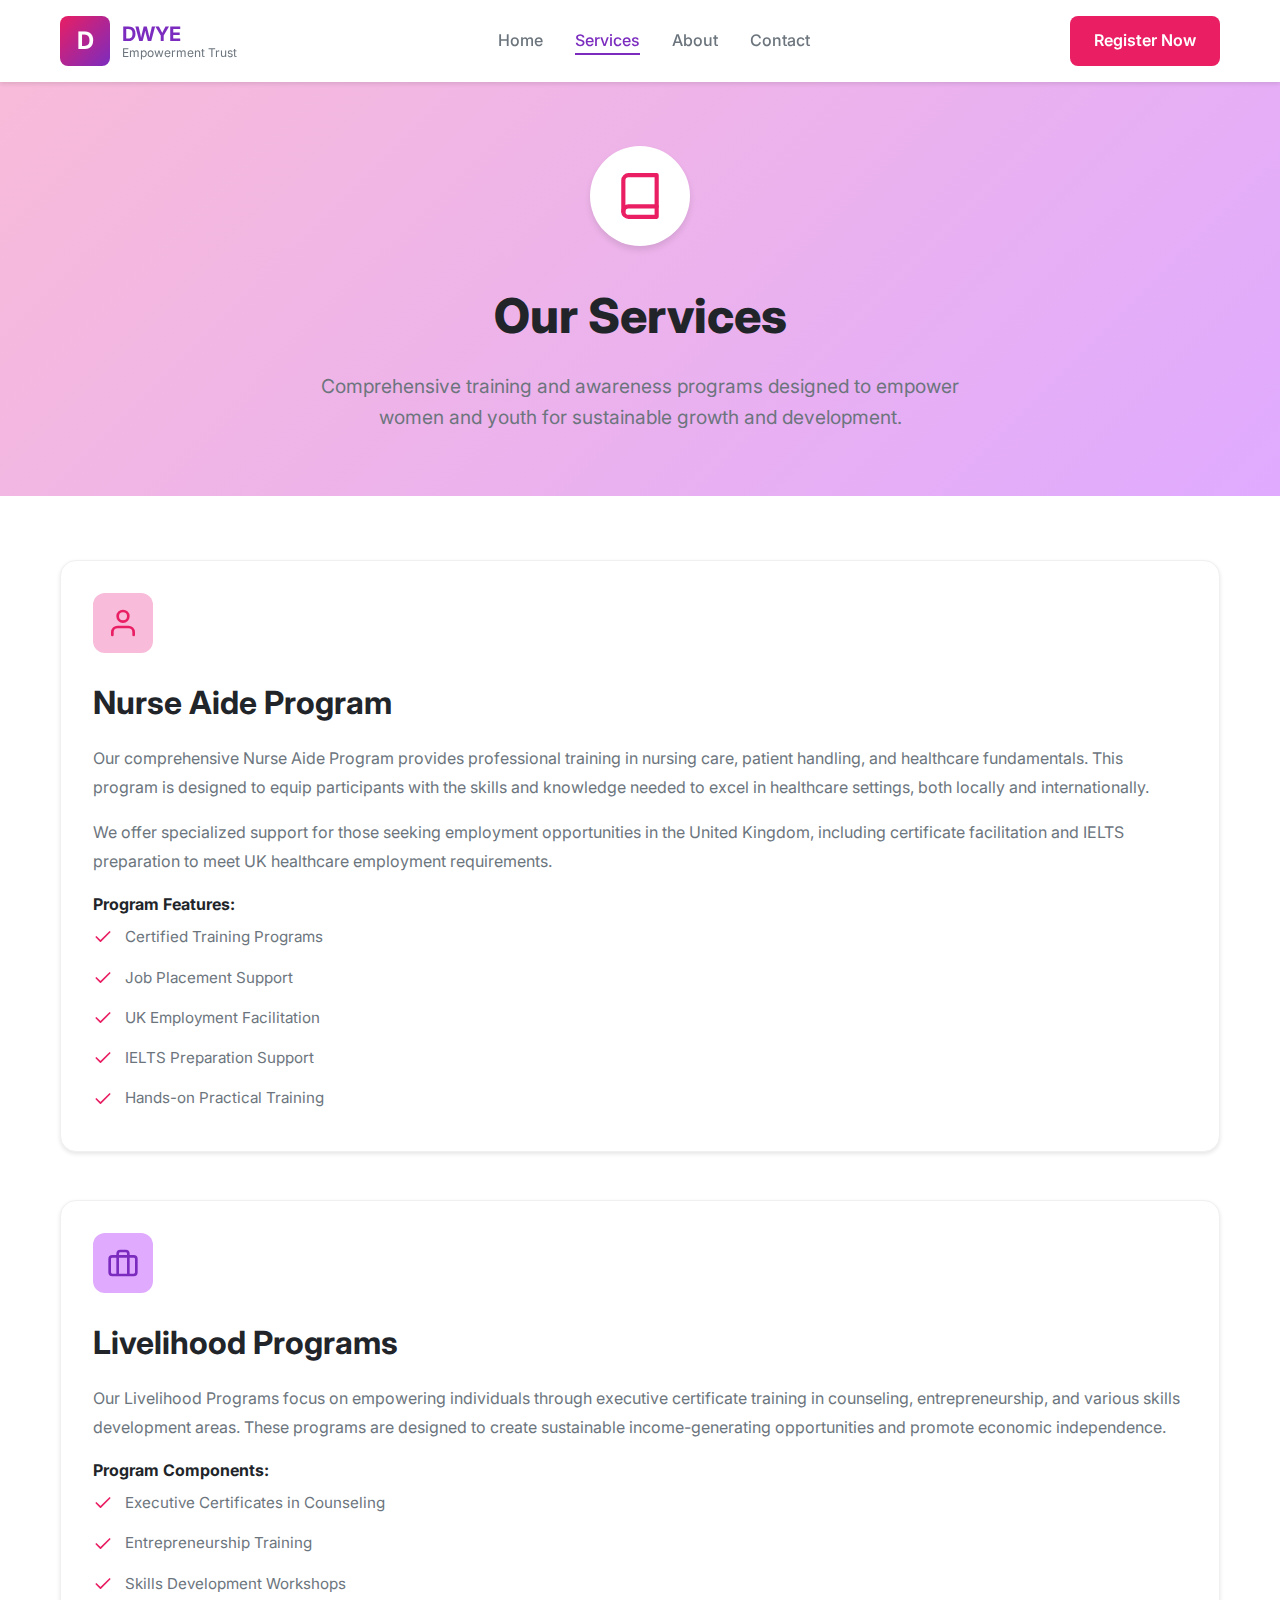
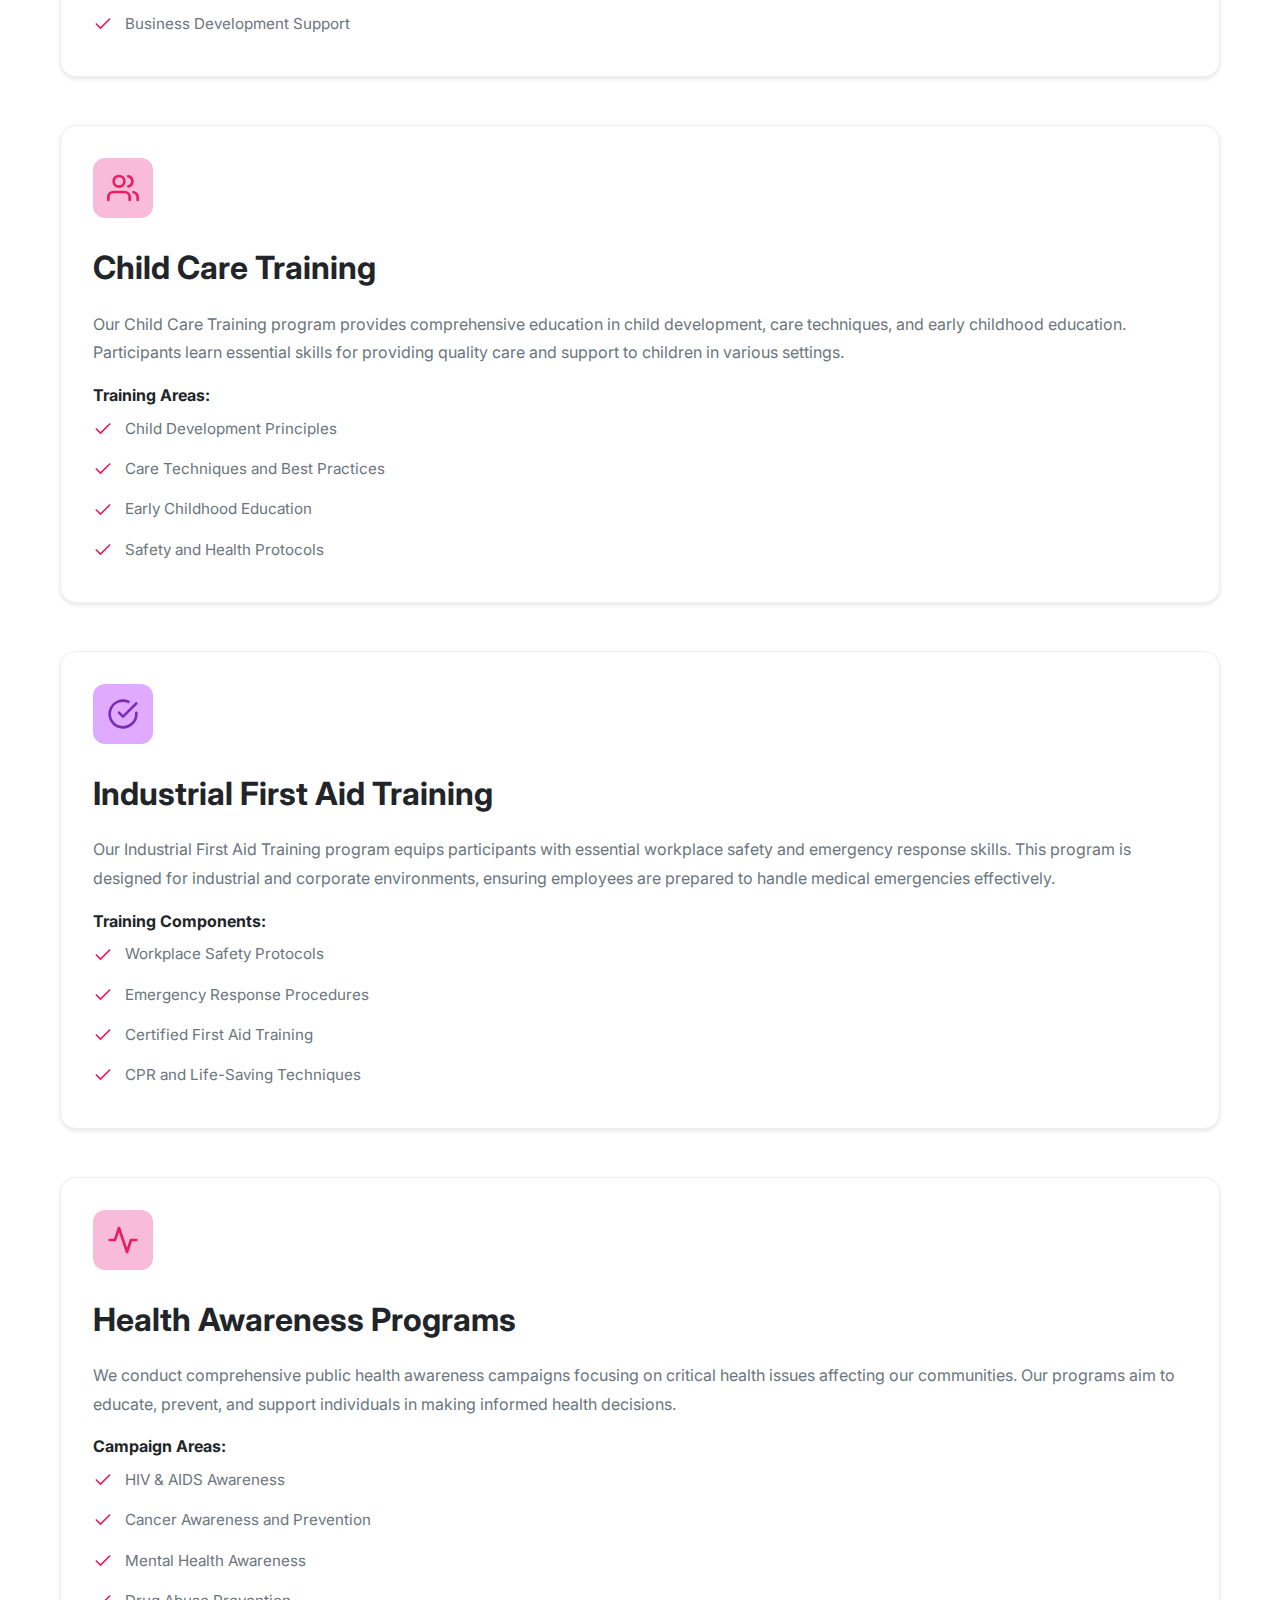
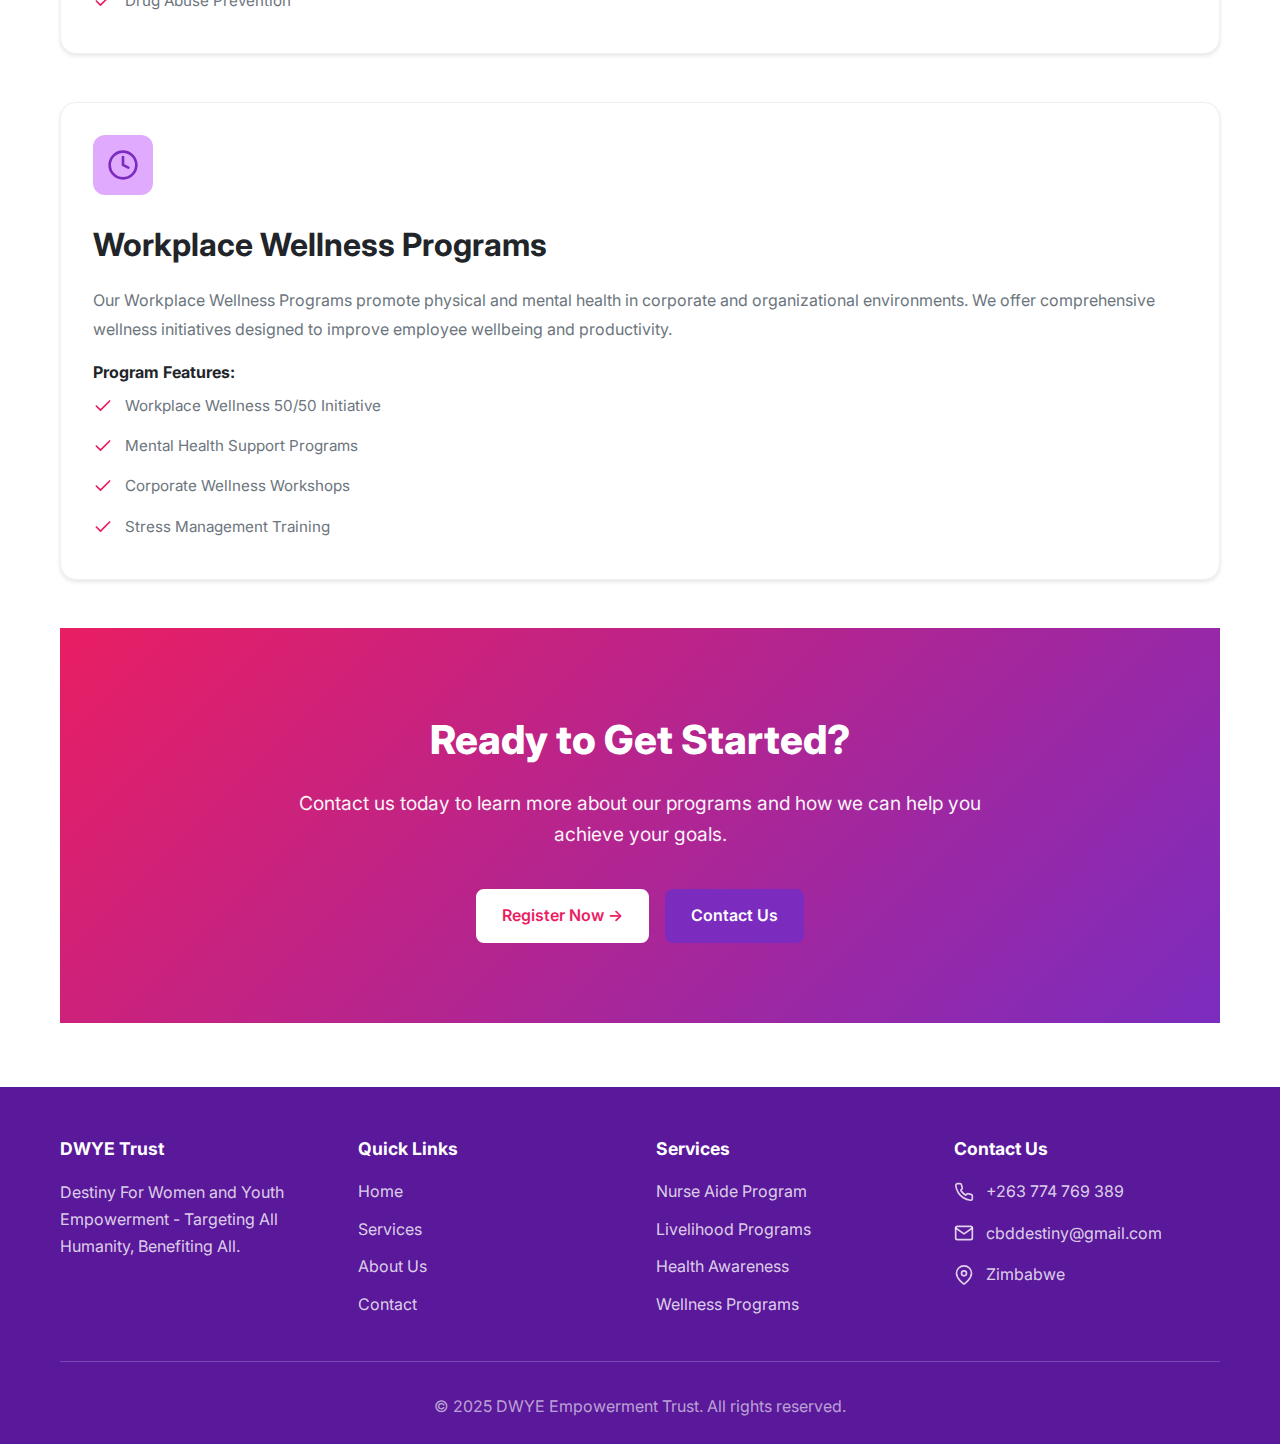
<file: services.html>
<!DOCTYPE html>
<html lang="en">
<head>
    <meta charset="UTF-8">
    <meta name="viewport" content="width=device-width, initial-scale=1.0">
    <meta name="description" content="Our comprehensive training programs and services - Nurse Aide, Livelihood Programs, Health Awareness, and more.">
    <title>Our Services - DWYE Empowerment Trust</title>
    <link rel="stylesheet" href="styles.css">
    <link rel="preconnect" href="https://fonts.googleapis.com">
    <link rel="preconnect" href="https://fonts.gstatic.com" crossorigin>
    <link href="https://fonts.googleapis.com/css2?family=Inter:wght@300;400;500;600;700;800&display=swap" rel="stylesheet">
</head>
<body>
    <!-- Header -->
    <header class="header">
        <div class="container">
            <div class="header-content">
                <div class="logo">
                    <div class="logo-square">
                        <span class="logo-letter">D</span>
                    </div>
                    <div class="logo-text">
                        <span class="logo-name">DWYE</span>
                        <span class="logo-tagline">Empowerment Trust</span>
                    </div>
                </div>
                <nav class="nav">
                    <ul class="nav-list">
                        <li><a href="index.html" class="nav-link">Home</a></li>
                        <li><a href="services.html" class="nav-link active">Services</a></li>
                        <li><a href="about.html" class="nav-link">About</a></li>
                        <li><a href="contact.html" class="nav-link">Contact</a></li>
                    </ul>
                    <button class="mobile-menu-toggle" aria-label="Toggle menu">
                        <span></span>
                        <span></span>
                        <span></span>
                    </button>
                </nav>
                <a href="contact.html#register" class="btn btn-primary btn-header">Register Now</a>
            </div>
        </div>
    </header>

    <!-- Page Header -->
    <section class="page-header">
        <div class="container">
            <div class="page-header-content">
                <div class="page-icon">
                    <svg viewBox="0 0 24 24" fill="none" xmlns="http://www.w3.org/2000/svg">
                        <path d="M4 19.5A2.5 2.5 0 0 1 6.5 17H20" stroke="currentColor" stroke-width="2" stroke-linecap="round" stroke-linejoin="round"/>
                        <path d="M6.5 2H20v20H6.5A2.5 2.5 0 0 1 4 19.5v-15A2.5 2.5 0 0 1 6.5 2z" stroke="currentColor" stroke-width="2" stroke-linecap="round" stroke-linejoin="round"/>
                    </svg>
                </div>
                <h1 class="page-title">Our Services</h1>
                <p class="page-description">
                    Comprehensive training and awareness programs designed to empower women and youth for sustainable growth and development.
                </p>
            </div>
        </div>
    </section>

    <!-- Services Content -->
    <section class="page-content">
        <div class="container">
            <!-- Nurse Aide Program -->
            <div class="service-detail" id="nurse-aide">
                <div class="program-card">
                    <div class="program-icon pink">
                        <svg viewBox="0 0 24 24" fill="none" xmlns="http://www.w3.org/2000/svg">
                            <path d="M20 21v-2a4 4 0 0 0-4-4H8a4 4 0 0 0-4 4v2" stroke="currentColor" stroke-width="2" stroke-linecap="round" stroke-linejoin="round"/>
                            <circle cx="12" cy="7" r="4" stroke="currentColor" stroke-width="2"/>
                        </svg>
                    </div>
                    <h3>Nurse Aide Program</h3>
                    <p>
                        Our comprehensive Nurse Aide Program provides professional training in nursing care, patient handling, and healthcare fundamentals. This program is designed to equip participants with the skills and knowledge needed to excel in healthcare settings, both locally and internationally.
                    </p>
                    <p>
                        We offer specialized support for those seeking employment opportunities in the United Kingdom, including certificate facilitation and IELTS preparation to meet UK healthcare employment requirements.
                    </p>
                    <h4>Program Features:</h4>
                    <ul class="program-features">
                        <li>
                            <svg viewBox="0 0 24 24" fill="none" xmlns="http://www.w3.org/2000/svg">
                                <polyline points="20 6 9 17 4 12" stroke="currentColor" stroke-width="2" stroke-linecap="round" stroke-linejoin="round"/>
                            </svg>
                            Certified Training Programs
                        </li>
                        <li>
                            <svg viewBox="0 0 24 24" fill="none" xmlns="http://www.w3.org/2000/svg">
                                <polyline points="20 6 9 17 4 12" stroke="currentColor" stroke-width="2" stroke-linecap="round" stroke-linejoin="round"/>
                            </svg>
                            Job Placement Support
                        </li>
                        <li>
                            <svg viewBox="0 0 24 24" fill="none" xmlns="http://www.w3.org/2000/svg">
                                <polyline points="20 6 9 17 4 12" stroke="currentColor" stroke-width="2" stroke-linecap="round" stroke-linejoin="round"/>
                            </svg>
                            UK Employment Facilitation
                        </li>
                        <li>
                            <svg viewBox="0 0 24 24" fill="none" xmlns="http://www.w3.org/2000/svg">
                                <polyline points="20 6 9 17 4 12" stroke="currentColor" stroke-width="2" stroke-linecap="round" stroke-linejoin="round"/>
                            </svg>
                            IELTS Preparation Support
                        </li>
                        <li>
                            <svg viewBox="0 0 24 24" fill="none" xmlns="http://www.w3.org/2000/svg">
                                <polyline points="20 6 9 17 4 12" stroke="currentColor" stroke-width="2" stroke-linecap="round" stroke-linejoin="round"/>
                            </svg>
                            Hands-on Practical Training
                        </li>
                    </ul>
                </div>
            </div>

            <!-- Livelihood Programs -->
            <div class="service-detail" id="livelihood">
                <div class="program-card">
                    <div class="program-icon purple">
                        <svg viewBox="0 0 24 24" fill="none" xmlns="http://www.w3.org/2000/svg">
                            <rect x="2" y="7" width="20" height="14" rx="2" ry="2" stroke="currentColor" stroke-width="2"/>
                            <path d="M16 21V5a2 2 0 0 0-2-2h-4a2 2 0 0 0-2 2v16" stroke="currentColor" stroke-width="2"/>
                        </svg>
                    </div>
                    <h3>Livelihood Programs</h3>
                    <p>
                        Our Livelihood Programs focus on empowering individuals through executive certificate training in counseling, entrepreneurship, and various skills development areas. These programs are designed to create sustainable income-generating opportunities and promote economic independence.
                    </p>
                    <h4>Program Components:</h4>
                    <ul class="program-features">
                        <li>
                            <svg viewBox="0 0 24 24" fill="none" xmlns="http://www.w3.org/2000/svg">
                                <polyline points="20 6 9 17 4 12" stroke="currentColor" stroke-width="2" stroke-linecap="round" stroke-linejoin="round"/>
                            </svg>
                            Executive Certificates in Counseling
                        </li>
                        <li>
                            <svg viewBox="0 0 24 24" fill="none" xmlns="http://www.w3.org/2000/svg">
                                <polyline points="20 6 9 17 4 12" stroke="currentColor" stroke-width="2" stroke-linecap="round" stroke-linejoin="round"/>
                            </svg>
                            Entrepreneurship Training
                        </li>
                        <li>
                            <svg viewBox="0 0 24 24" fill="none" xmlns="http://www.w3.org/2000/svg">
                                <polyline points="20 6 9 17 4 12" stroke="currentColor" stroke-width="2" stroke-linecap="round" stroke-linejoin="round"/>
                            </svg>
                            Skills Development Workshops
                        </li>
                        <li>
                            <svg viewBox="0 0 24 24" fill="none" xmlns="http://www.w3.org/2000/svg">
                                <polyline points="20 6 9 17 4 12" stroke="currentColor" stroke-width="2" stroke-linecap="round" stroke-linejoin="round"/>
                            </svg>
                            Business Development Support
                        </li>
                    </ul>
                </div>
            </div>

            <!-- Child Care Training -->
            <div class="service-detail" id="child-care">
                <div class="program-card">
                    <div class="program-icon pink">
                        <svg viewBox="0 0 24 24" fill="none" xmlns="http://www.w3.org/2000/svg">
                            <path d="M17 21v-2a4 4 0 0 0-4-4H5a4 4 0 0 0-4 4v2" stroke="currentColor" stroke-width="2" stroke-linecap="round" stroke-linejoin="round"/>
                            <circle cx="9" cy="7" r="4" stroke="currentColor" stroke-width="2"/>
                            <path d="M23 21v-2a4 4 0 0 0-3-3.87M16 3.13a4 4 0 0 1 0 7.75" stroke="currentColor" stroke-width="2" stroke-linecap="round" stroke-linejoin="round"/>
                        </svg>
                    </div>
                    <h3>Child Care Training</h3>
                    <p>
                        Our Child Care Training program provides comprehensive education in child development, care techniques, and early childhood education. Participants learn essential skills for providing quality care and support to children in various settings.
                    </p>
                    <h4>Training Areas:</h4>
                    <ul class="program-features">
                        <li>
                            <svg viewBox="0 0 24 24" fill="none" xmlns="http://www.w3.org/2000/svg">
                                <polyline points="20 6 9 17 4 12" stroke="currentColor" stroke-width="2" stroke-linecap="round" stroke-linejoin="round"/>
                            </svg>
                            Child Development Principles
                        </li>
                        <li>
                            <svg viewBox="0 0 24 24" fill="none" xmlns="http://www.w3.org/2000/svg">
                                <polyline points="20 6 9 17 4 12" stroke="currentColor" stroke-width="2" stroke-linecap="round" stroke-linejoin="round"/>
                            </svg>
                            Care Techniques and Best Practices
                        </li>
                        <li>
                            <svg viewBox="0 0 24 24" fill="none" xmlns="http://www.w3.org/2000/svg">
                                <polyline points="20 6 9 17 4 12" stroke="currentColor" stroke-width="2" stroke-linecap="round" stroke-linejoin="round"/>
                            </svg>
                            Early Childhood Education
                        </li>
                        <li>
                            <svg viewBox="0 0 24 24" fill="none" xmlns="http://www.w3.org/2000/svg">
                                <polyline points="20 6 9 17 4 12" stroke="currentColor" stroke-width="2" stroke-linecap="round" stroke-linejoin="round"/>
                            </svg>
                            Safety and Health Protocols
                        </li>
                    </ul>
                </div>
            </div>

            <!-- Industrial First Aid -->
            <div class="service-detail" id="first-aid">
                <div class="program-card">
                    <div class="program-icon purple">
                        <svg viewBox="0 0 24 24" fill="none" xmlns="http://www.w3.org/2000/svg">
                            <path d="M22 11.08V12a10 10 0 1 1-5.93-9.14" stroke="currentColor" stroke-width="2" stroke-linecap="round" stroke-linejoin="round"/>
                            <polyline points="22 4 12 14.01 9 11.01" stroke="currentColor" stroke-width="2" stroke-linecap="round" stroke-linejoin="round"/>
                        </svg>
                    </div>
                    <h3>Industrial First Aid Training</h3>
                    <p>
                        Our Industrial First Aid Training program equips participants with essential workplace safety and emergency response skills. This program is designed for industrial and corporate environments, ensuring employees are prepared to handle medical emergencies effectively.
                    </p>
                    <h4>Training Components:</h4>
                    <ul class="program-features">
                        <li>
                            <svg viewBox="0 0 24 24" fill="none" xmlns="http://www.w3.org/2000/svg">
                                <polyline points="20 6 9 17 4 12" stroke="currentColor" stroke-width="2" stroke-linecap="round" stroke-linejoin="round"/>
                            </svg>
                            Workplace Safety Protocols
                        </li>
                        <li>
                            <svg viewBox="0 0 24 24" fill="none" xmlns="http://www.w3.org/2000/svg">
                                <polyline points="20 6 9 17 4 12" stroke="currentColor" stroke-width="2" stroke-linecap="round" stroke-linejoin="round"/>
                            </svg>
                            Emergency Response Procedures
                        </li>
                        <li>
                            <svg viewBox="0 0 24 24" fill="none" xmlns="http://www.w3.org/2000/svg">
                                <polyline points="20 6 9 17 4 12" stroke="currentColor" stroke-width="2" stroke-linecap="round" stroke-linejoin="round"/>
                            </svg>
                            Certified First Aid Training
                        </li>
                        <li>
                            <svg viewBox="0 0 24 24" fill="none" xmlns="http://www.w3.org/2000/svg">
                                <polyline points="20 6 9 17 4 12" stroke="currentColor" stroke-width="2" stroke-linecap="round" stroke-linejoin="round"/>
                            </svg>
                            CPR and Life-Saving Techniques
                        </li>
                    </ul>
                </div>
            </div>

            <!-- Health Awareness Programs -->
            <div class="service-detail" id="health">
                <div class="program-card">
                    <div class="program-icon pink">
                        <svg viewBox="0 0 24 24" fill="none" xmlns="http://www.w3.org/2000/svg">
                            <path d="M22 12h-4l-3 9L9 3l-3 9H2" stroke="currentColor" stroke-width="2" stroke-linecap="round" stroke-linejoin="round"/>
                        </svg>
                    </div>
                    <h3>Health Awareness Programs</h3>
                    <p>
                        We conduct comprehensive public health awareness campaigns focusing on critical health issues affecting our communities. Our programs aim to educate, prevent, and support individuals in making informed health decisions.
                    </p>
                    <h4>Campaign Areas:</h4>
                    <ul class="program-features">
                        <li>
                            <svg viewBox="0 0 24 24" fill="none" xmlns="http://www.w3.org/2000/svg">
                                <polyline points="20 6 9 17 4 12" stroke="currentColor" stroke-width="2" stroke-linecap="round" stroke-linejoin="round"/>
                            </svg>
                            HIV & AIDS Awareness
                        </li>
                        <li>
                            <svg viewBox="0 0 24 24" fill="none" xmlns="http://www.w3.org/2000/svg">
                                <polyline points="20 6 9 17 4 12" stroke="currentColor" stroke-width="2" stroke-linecap="round" stroke-linejoin="round"/>
                            </svg>
                            Cancer Awareness and Prevention
                        </li>
                        <li>
                            <svg viewBox="0 0 24 24" fill="none" xmlns="http://www.w3.org/2000/svg">
                                <polyline points="20 6 9 17 4 12" stroke="currentColor" stroke-width="2" stroke-linecap="round" stroke-linejoin="round"/>
                            </svg>
                            Mental Health Awareness
                        </li>
                        <li>
                            <svg viewBox="0 0 24 24" fill="none" xmlns="http://www.w3.org/2000/svg">
                                <polyline points="20 6 9 17 4 12" stroke="currentColor" stroke-width="2" stroke-linecap="round" stroke-linejoin="round"/>
                            </svg>
                            Drug Abuse Prevention
                        </li>
                    </ul>
                </div>
            </div>

            <!-- Wellness Programs -->
            <div class="service-detail" id="wellness">
                <div class="program-card">
                    <div class="program-icon purple">
                        <svg viewBox="0 0 24 24" fill="none" xmlns="http://www.w3.org/2000/svg">
                            <circle cx="12" cy="12" r="10" stroke="currentColor" stroke-width="2"/>
                            <path d="M12 6v6l4 2" stroke="currentColor" stroke-width="2" stroke-linecap="round"/>
                        </svg>
                    </div>
                    <h3>Workplace Wellness Programs</h3>
                    <p>
                        Our Workplace Wellness Programs promote physical and mental health in corporate and organizational environments. We offer comprehensive wellness initiatives designed to improve employee wellbeing and productivity.
                    </p>
                    <h4>Program Features:</h4>
                    <ul class="program-features">
                        <li>
                            <svg viewBox="0 0 24 24" fill="none" xmlns="http://www.w3.org/2000/svg">
                                <polyline points="20 6 9 17 4 12" stroke="currentColor" stroke-width="2" stroke-linecap="round" stroke-linejoin="round"/>
                            </svg>
                            Workplace Wellness 50/50 Initiative
                        </li>
                        <li>
                            <svg viewBox="0 0 24 24" fill="none" xmlns="http://www.w3.org/2000/svg">
                                <polyline points="20 6 9 17 4 12" stroke="currentColor" stroke-width="2" stroke-linecap="round" stroke-linejoin="round"/>
                            </svg>
                            Mental Health Support Programs
                        </li>
                        <li>
                            <svg viewBox="0 0 24 24" fill="none" xmlns="http://www.w3.org/2000/svg">
                                <polyline points="20 6 9 17 4 12" stroke="currentColor" stroke-width="2" stroke-linecap="round" stroke-linejoin="round"/>
                            </svg>
                            Corporate Wellness Workshops
                        </li>
                        <li>
                            <svg viewBox="0 0 24 24" fill="none" xmlns="http://www.w3.org/2000/svg">
                                <polyline points="20 6 9 17 4 12" stroke="currentColor" stroke-width="2" stroke-linecap="round" stroke-linejoin="round"/>
                            </svg>
                            Stress Management Training
                        </li>
                    </ul>
                </div>
            </div>

            <!-- Call to Action -->
            <div class="cta-section" style="margin-top: 3rem;">
                <div class="container">
                    <div class="cta-content">
                        <h2 class="cta-title">Ready to Get Started?</h2>
                        <p class="cta-description">
                            Contact us today to learn more about our programs and how we can help you achieve your goals.
                        </p>
                        <div class="cta-buttons">
                            <a href="contact.html#register" class="btn btn-cta-primary">
                                Register Now →
                            </a>
                            <a href="contact.html" class="btn btn-cta-secondary">
                                Contact Us
                            </a>
                        </div>
                    </div>
                </div>
            </div>
        </div>
    </section>

    <!-- Footer -->
    <footer class="footer">
        <div class="container">
            <div class="footer-content">
                <div class="footer-column">
                    <h4 class="footer-title">DWYE Trust</h4>
                    <p class="footer-text">
                        Destiny For Women and Youth Empowerment - Targeting All Humanity, Benefiting All.
                    </p>
                </div>
                <div class="footer-column">
                    <h4 class="footer-title">Quick Links</h4>
                    <ul class="footer-links">
                        <li><a href="index.html">Home</a></li>
                        <li><a href="services.html">Services</a></li>
                        <li><a href="about.html">About Us</a></li>
                        <li><a href="contact.html">Contact</a></li>
                    </ul>
                </div>
                <div class="footer-column">
                    <h4 class="footer-title">Services</h4>
                    <ul class="footer-links">
                        <li><a href="services.html#nurse-aide">Nurse Aide Program</a></li>
                        <li><a href="services.html#livelihood">Livelihood Programs</a></li>
                        <li><a href="services.html#health">Health Awareness</a></li>
                        <li><a href="services.html#wellness">Wellness Programs</a></li>
                    </ul>
                </div>
                <div class="footer-column">
                    <h4 class="footer-title">Contact Us</h4>
                    <ul class="footer-contact">
                        <li>
                            <svg viewBox="0 0 24 24" fill="none" xmlns="http://www.w3.org/2000/svg">
                                <path d="M22 16.92v3a2 2 0 0 1-2.18 2 19.79 19.79 0 0 1-8.63-3.07 19.5 19.5 0 0 1-6-6 19.79 19.79 0 0 1-3.07-8.67A2 2 0 0 1 4.11 2h3a2 2 0 0 1 2 1.72 12.84 12.84 0 0 0 .7 2.81 2 2 0 0 1-.45 2.11L8.09 9.91a16 16 0 0 0 6 6l1.27-1.27a2 2 0 0 1 2.11-.45 12.84 12.84 0 0 0 2.81.7A2 2 0 0 1 22 16.92z" stroke="currentColor" stroke-width="2" stroke-linecap="round" stroke-linejoin="round"/>
                            </svg>
                            <a href="tel:+263774769389">+263 774 769 389</a>
                        </li>
                        <li>
                            <svg viewBox="0 0 24 24" fill="none" xmlns="http://www.w3.org/2000/svg">
                                <path d="M4 4h16c1.1 0 2 .9 2 2v12c0 1.1-.9 2-2 2H4c-1.1 0-2-.9-2-2V6c0-1.1.9-2 2-2z" stroke="currentColor" stroke-width="2" stroke-linecap="round" stroke-linejoin="round"/>
                                <polyline points="22,6 12,13 2,6" stroke="currentColor" stroke-width="2" stroke-linecap="round" stroke-linejoin="round"/>
                            </svg>
                            <a href="mailto:cbddestiny@gmail.com">cbddestiny@gmail.com</a>
                        </li>
                        <li>
                            <svg viewBox="0 0 24 24" fill="none" xmlns="http://www.w3.org/2000/svg">
                                <path d="M21 10c0 7-9 13-9 13s-9-6-9-13a9 9 0 0 1 18 0z" stroke="currentColor" stroke-width="2"/>
                                <circle cx="12" cy="10" r="3" stroke="currentColor" stroke-width="2"/>
                            </svg>
                            <span>Zimbabwe</span>
                        </li>
                    </ul>
                </div>
            </div>
            <div class="footer-bottom">
                <p>&copy; 2025 DWYE Empowerment Trust. All rights reserved.</p>
            </div>
        </div>
    </footer>

    <script src="script.js"></script>
</body>
</html>
</file>
<file: styles.css>
/* Reset and Base Styles */
* {
    margin: 0;
    padding: 0;
    box-sizing: border-box;
}

/* Responsive Images */
img {
    max-width: 100%;
    height: auto;
    display: block;
}

:root {
    --primary-pink: #E91E63;
    --primary-purple: #7B2CBF;
    --dark-purple: #5A189A;
    --light-pink: #F8BBD9;
    --light-purple: #E0AAFF;
    --white: #FFFFFF;
    --light-grey: #F5F5F5;
    --grey: #6C757D;
    --dark-grey: #212529;
    --gradient-pink-purple: linear-gradient(135deg, #E91E63 0%, #7B2CBF 100%);
    --gradient-hero: linear-gradient(135deg, #F8BBD9 0%, #E0AAFF 100%);
    --shadow-sm: 0 2px 4px rgba(0, 0, 0, 0.1);
    --shadow-md: 0 4px 6px rgba(0, 0, 0, 0.1);
    --shadow-lg: 0 10px 25px rgba(0, 0, 0, 0.15);
}

body {
    font-family: 'Inter', -apple-system, BlinkMacSystemFont, 'Segoe UI', Roboto, Oxygen, Ubuntu, Cantarell, sans-serif;
    line-height: 1.6;
    color: var(--dark-grey);
    background-color: var(--white);
    overflow-x: hidden;
    -webkit-font-smoothing: antialiased;
    -moz-osx-font-smoothing: grayscale;
}

/* Prevent text size adjustment on iOS */
html {
    -webkit-text-size-adjust: 100%;
    -ms-text-size-adjust: 100%;
}

/* Smooth scrolling */
html {
    scroll-behavior: smooth;
}

/* Better touch targets for mobile */
@media (max-width: 768px) {
    a, button {
        min-height: 44px;
        min-width: 44px;
        display: inline-flex;
        align-items: center;
        justify-content: center;
    }
}

.container {
    max-width: 1200px;
    margin: 0 auto;
    padding: 0 20px;
}

/* Header Styles */
.header {
    background: var(--white);
    box-shadow: var(--shadow-sm);
    position: sticky;
    top: 0;
    z-index: 1000;
    padding: 1rem 0;
}

.header-content {
    display: flex;
    justify-content: space-between;
    align-items: center;
    gap: 2rem;
}

.logo {
    display: flex;
    align-items: center;
    gap: 0.75rem;
    text-decoration: none;
}

.logo-square {
    width: 50px;
    height: 50px;
    background: var(--gradient-pink-purple);
    border-radius: 8px;
    display: flex;
    align-items: center;
    justify-content: center;
    flex-shrink: 0;
}

.logo-letter {
    color: var(--white);
    font-size: 1.5rem;
    font-weight: 700;
}

.logo-text {
    display: flex;
    flex-direction: column;
}

.logo-name {
    font-size: 1.25rem;
    font-weight: 700;
    color: var(--primary-purple);
    line-height: 1.2;
}

.logo-tagline {
    font-size: 0.75rem;
    color: var(--grey);
    line-height: 1.2;
}

.nav {
    display: flex;
    align-items: center;
    gap: 2rem;
}

.nav-list {
    display: flex;
    list-style: none;
    gap: 2rem;
    align-items: center;
}

.nav-link {
    color: var(--grey);
    text-decoration: none;
    font-weight: 500;
    transition: color 0.3s ease;
    position: relative;
}

.nav-link:hover,
.nav-link.active {
    color: var(--primary-purple);
}

.nav-link.active::after {
    content: '';
    position: absolute;
    bottom: -5px;
    left: 0;
    right: 0;
    height: 2px;
    background: var(--primary-purple);
}

.mobile-menu-toggle {
    display: none;
    flex-direction: column;
    gap: 4px;
    background: none;
    border: none;
    cursor: pointer;
    padding: 8px;
}

.mobile-menu-toggle span {
    width: 25px;
    height: 3px;
    background: var(--dark-grey);
    transition: all 0.3s ease;
    border-radius: 2px;
}

.mobile-menu-toggle.active span:nth-child(1) {
    transform: rotate(45deg) translate(5px, 5px);
}

.mobile-menu-toggle.active span:nth-child(2) {
    opacity: 0;
}

.mobile-menu-toggle.active span:nth-child(3) {
    transform: rotate(-45deg) translate(7px, -6px);
}

.btn {
    display: inline-block;
    padding: 0.75rem 1.5rem;
    border-radius: 8px;
    text-decoration: none;
    font-weight: 600;
    transition: all 0.3s ease;
    border: none;
    cursor: pointer;
    font-size: 1rem;
    touch-action: manipulation; /* Better touch response */
    -webkit-tap-highlight-color: transparent; /* Remove tap highlight on mobile */
}

.btn-primary {
    background: var(--primary-pink);
    color: var(--white);
}

.btn-primary:hover {
    background: #C2185B;
    transform: translateY(-2px);
    box-shadow: var(--shadow-md);
}

.btn-secondary {
    background: var(--primary-purple);
    color: var(--white);
}

.btn-secondary:hover {
    background: var(--dark-purple);
    transform: translateY(-2px);
    box-shadow: var(--shadow-md);
}

.btn-header {
    white-space: nowrap;
}

.btn-large {
    padding: 1rem 2rem;
    font-size: 1.1rem;
}

/* Hero Section */
.hero {
    position: relative;
    padding: 4rem 0 6rem;
    background: var(--gradient-hero);
    overflow: hidden;
}

.hero-background {
    position: absolute;
    top: 0;
    left: 0;
    right: 0;
    bottom: 0;
    opacity: 0.1;
    background-image: radial-gradient(circle at 20% 50%, var(--primary-pink) 0%, transparent 50%),
                      radial-gradient(circle at 80% 80%, var(--primary-purple) 0%, transparent 50%);
}

.hero-content {
    position: relative;
    z-index: 1;
    text-align: center;
    max-width: 900px;
    margin: 0 auto;
}

.stats-grid {
    display: grid;
    grid-template-columns: repeat(4, 1fr);
    gap: 1.5rem;
    margin-bottom: 3rem;
}

.stat-card {
    background: var(--white);
    padding: 1.5rem;
    border-radius: 12px;
    box-shadow: var(--shadow-md);
    transition: transform 0.3s ease;
}

.stat-card:hover {
    transform: translateY(-5px);
    box-shadow: var(--shadow-lg);
}

.stat-number {
    font-size: 2.5rem;
    font-weight: 800;
    margin-bottom: 0.5rem;
}

.stat-pink {
    color: var(--primary-pink);
}

.stat-purple {
    color: var(--primary-purple);
}

.stat-label {
    color: var(--grey);
    font-size: 0.9rem;
    font-weight: 500;
}

.hero-tag {
    display: inline-block;
    background: var(--primary-pink);
    color: var(--white);
    padding: 0.5rem 1.5rem;
    border-radius: 50px;
    font-size: 0.9rem;
    font-weight: 600;
    margin-bottom: 1.5rem;
}

.hero-title {
    font-size: 3.5rem;
    font-weight: 800;
    color: var(--dark-grey);
    margin-bottom: 1rem;
    line-height: 1.2;
}

.hero-title-accent {
    color: var(--primary-pink);
}

.hero-tagline {
    font-size: 1.25rem;
    font-style: italic;
    color: var(--grey);
    margin-bottom: 1.5rem;
}

.hero-description {
    font-size: 1.1rem;
    color: var(--grey);
    margin-bottom: 2.5rem;
    max-width: 700px;
    margin-left: auto;
    margin-right: auto;
}

.hero-cta {
    display: flex;
    gap: 1rem;
    justify-content: center;
    flex-wrap: wrap;
}

/* Mission, Vision, Values Section */
.mvv-section {
    padding: 5rem 0;
    background: var(--light-grey);
}

.mvv-grid {
    display: grid;
    grid-template-columns: repeat(3, 1fr);
    gap: 2rem;
}

.mvv-card {
    background: var(--white);
    padding: 2.5rem;
    border-radius: 16px;
    box-shadow: var(--shadow-sm);
    transition: transform 0.3s ease, box-shadow 0.3s ease;
}

.mvv-card:hover {
    transform: translateY(-5px);
    box-shadow: var(--shadow-lg);
}

.mvv-icon {
    width: 60px;
    height: 60px;
    border-radius: 12px;
    display: flex;
    align-items: center;
    justify-content: center;
    margin-bottom: 1.5rem;
}

.mission-icon {
    background: var(--light-pink);
    color: var(--primary-pink);
}

.vision-icon {
    background: #FFF4E0;
    color: #FF9800;
}

.values-icon {
    background: #E3F2FD;
    color: #2196F3;
}

.mvv-icon svg {
    width: 32px;
    height: 32px;
}

.mvv-title {
    font-size: 1.5rem;
    font-weight: 700;
    color: var(--dark-grey);
    margin-bottom: 1rem;
}

.mvv-text {
    color: var(--grey);
    line-height: 1.7;
}

.values-list {
    list-style: none;
    padding: 0;
}

.values-list li {
    color: var(--grey);
    padding: 0.5rem 0;
    padding-left: 1.5rem;
    position: relative;
}

.values-list li::before {
    content: '•';
    position: absolute;
    left: 0;
    color: var(--primary-pink);
    font-size: 1.5rem;
    line-height: 1;
}

/* Programs Section */
.programs-section {
    padding: 5rem 0;
}

.section-header {
    text-align: center;
    margin-bottom: 3rem;
}

.section-title {
    font-size: 2.5rem;
    font-weight: 800;
    color: var(--dark-grey);
    margin-bottom: 1rem;
}

.section-description {
    font-size: 1.1rem;
    color: var(--grey);
    max-width: 600px;
    margin: 0 auto;
}

.programs-grid {
    display: grid;
    grid-template-columns: repeat(3, 1fr);
    gap: 2rem;
}

.program-card {
    background: var(--white);
    padding: 2rem;
    border-radius: 16px;
    box-shadow: var(--shadow-sm);
    transition: transform 0.3s ease, box-shadow 0.3s ease;
    border: 1px solid #F0F0F0;
}

.program-card:hover {
    transform: translateY(-5px);
    box-shadow: var(--shadow-lg);
    border-color: var(--light-pink);
}

.program-icon {
    width: 60px;
    height: 60px;
    border-radius: 12px;
    display: flex;
    align-items: center;
    justify-content: center;
    margin-bottom: 1.5rem;
}

.program-icon.pink {
    background: var(--light-pink);
    color: var(--primary-pink);
}

.program-icon.purple {
    background: var(--light-purple);
    color: var(--primary-purple);
}

.program-icon svg {
    width: 32px;
    height: 32px;
}

.program-title {
    font-size: 1.5rem;
    font-weight: 700;
    color: var(--dark-grey);
    margin-bottom: 1rem;
}

.program-description {
    color: var(--grey);
    margin-bottom: 1.5rem;
    line-height: 1.7;
}

.program-features {
    list-style: none;
    padding: 0;
}

.program-features li {
    display: flex;
    align-items: center;
    gap: 0.75rem;
    color: var(--grey);
    padding: 0.5rem 0;
    font-size: 0.95rem;
}

.program-features li svg {
    width: 20px;
    height: 20px;
    color: var(--primary-pink);
    flex-shrink: 0;
}

/* CTA Section */
.cta-section {
    padding: 5rem 0;
    background: var(--gradient-pink-purple);
    position: relative;
    overflow: hidden;
}

.cta-content {
    text-align: center;
    color: var(--white);
    position: relative;
    z-index: 1;
}

.cta-title {
    font-size: 2.5rem;
    font-weight: 800;
    margin-bottom: 1rem;
}

.cta-description {
    font-size: 1.2rem;
    margin-bottom: 2.5rem;
    opacity: 0.95;
    max-width: 700px;
    margin-left: auto;
    margin-right: auto;
}

.cta-buttons {
    display: flex;
    gap: 1rem;
    justify-content: center;
    flex-wrap: wrap;
}

.btn-cta-primary {
    background: var(--white);
    color: var(--primary-pink);
    border: 2px solid var(--white);
}

.btn-cta-primary:hover {
    background: transparent;
    color: var(--white);
    border-color: var(--white);
}

.btn-cta-secondary {
    background: var(--primary-purple);
    color: var(--white);
    border: 2px solid var(--primary-purple);
}

.btn-cta-secondary:hover {
    background: transparent;
    color: var(--white);
    border-color: var(--white);
}

/* Footer */
.footer {
    background: var(--dark-purple);
    color: var(--white);
    padding: 3rem 0 1.5rem;
}

.footer-content {
    display: grid;
    grid-template-columns: repeat(4, 1fr);
    gap: 2rem;
    margin-bottom: 2rem;
}

.footer-title {
    font-size: 1.1rem;
    font-weight: 700;
    margin-bottom: 1rem;
}

.footer-text {
    color: rgba(255, 255, 255, 0.8);
    line-height: 1.7;
}

.footer-links {
    list-style: none;
}

.footer-links li {
    margin-bottom: 0.75rem;
}

.footer-links a {
    color: rgba(255, 255, 255, 0.8);
    text-decoration: none;
    transition: color 0.3s ease;
}

.footer-links a:hover {
    color: var(--white);
}

.footer-contact {
    list-style: none;
}

.footer-contact li {
    display: flex;
    align-items: center;
    gap: 0.75rem;
    margin-bottom: 1rem;
    color: rgba(255, 255, 255, 0.8);
}

.footer-contact li svg {
    width: 20px;
    height: 20px;
    flex-shrink: 0;
}

.footer-contact a {
    color: rgba(255, 255, 255, 0.8);
    text-decoration: none;
    transition: color 0.3s ease;
}

.footer-contact a:hover {
    color: var(--white);
}

.footer-bottom {
    text-align: center;
    padding-top: 2rem;
    border-top: 1px solid rgba(255, 255, 255, 0.2);
    color: rgba(255, 255, 255, 0.6);
}

/* Page Styles */
.page-header {
    background: var(--gradient-hero);
    padding: 4rem 0;
    text-align: center;
}

.page-title {
    font-size: 3rem;
    font-weight: 800;
    color: var(--dark-grey);
    margin-bottom: 1rem;
}

.page-description {
    font-size: 1.2rem;
    color: var(--grey);
    max-width: 700px;
    margin: 0 auto;
}

.page-content {
    padding: 4rem 0;
}

.page-header-content {
    text-align: center;
}

.page-icon {
    width: 100px;
    height: 100px;
    margin: 0 auto 2rem;
    background: var(--white);
    border-radius: 50%;
    display: flex;
    align-items: center;
    justify-content: center;
    box-shadow: var(--shadow-md);
}

.page-icon svg {
    width: 50px;
    height: 50px;
    color: var(--primary-pink);
}

/* Services Page */
.service-detail {
    margin-bottom: 3rem;
}

.service-detail h3 {
    font-size: 2rem;
    font-weight: 700;
    color: var(--dark-grey);
    margin-bottom: 1rem;
}

.service-detail p {
    color: var(--grey);
    line-height: 1.8;
    margin-bottom: 1rem;
}

/* Contact Page */
.contact-grid {
    display: grid;
    grid-template-columns: 1fr 1fr;
    gap: 3rem;
}

.contact-info {
    background: var(--light-grey);
    padding: 2.5rem;
    border-radius: 16px;
}

.contact-form {
    background: var(--white);
    padding: 2.5rem;
    border-radius: 16px;
    box-shadow: var(--shadow-md);
}

.form-group {
    margin-bottom: 1.5rem;
}

.form-group label {
    display: block;
    margin-bottom: 0.5rem;
    font-weight: 600;
    color: var(--dark-grey);
}

.form-group input,
.form-group textarea,
.form-group select {
    width: 100%;
    padding: 0.75rem;
    border: 2px solid #E0E0E0;
    border-radius: 8px;
    font-size: 1rem;
    font-family: inherit;
    transition: border-color 0.3s ease;
    -webkit-appearance: none;
    -moz-appearance: none;
    appearance: none;
}

/* Better form inputs on mobile */
@media (max-width: 768px) {
    .form-group input,
    .form-group textarea,
    .form-group select {
        font-size: 16px; /* Prevents zoom on iOS */
        padding: 0.85rem;
    }
    
    input[type="email"],
    input[type="tel"],
    input[type="text"] {
        font-size: 16px; /* Prevents zoom on iOS */
    }
}

.form-group input:focus,
.form-group textarea:focus,
.form-group select:focus {
    outline: none;
    border-color: var(--primary-purple);
    box-shadow: 0 0 0 3px rgba(123, 44, 191, 0.1);
}

.form-group textarea {
    resize: vertical;
    min-height: 120px;
}

/* Responsive Design */
@media (max-width: 968px) {
    .container {
        padding: 0 15px;
    }

    .stats-grid {
        grid-template-columns: repeat(2, 1fr);
        gap: 1rem;
    }

    .mvv-grid {
        grid-template-columns: 1fr;
        gap: 1.5rem;
    }

    .programs-grid {
        grid-template-columns: repeat(2, 1fr);
        gap: 1.5rem;
    }

    .footer-content {
        grid-template-columns: repeat(2, 1fr);
        gap: 1.5rem;
    }

    .contact-grid {
        grid-template-columns: 1fr;
        gap: 2rem;
    }

    .hero-title {
        font-size: 2.5rem;
    }

    .hero-description {
        font-size: 1rem;
    }

    .section-title {
        font-size: 2.25rem;
    }

    .page-title {
        font-size: 2.5rem;
    }
}

@media (max-width: 768px) {
    .container {
        padding: 0 15px;
    }

    .header {
        padding: 0.75rem 0;
    }

    .header-content {
        gap: 1rem;
    }

    .logo-square {
        width: 45px;
        height: 45px;
    }

    .logo-letter {
        font-size: 1.25rem;
    }

    .logo-name {
        font-size: 1.1rem;
    }

    .logo-tagline {
        font-size: 0.7rem;
    }

    .nav {
        position: relative;
    }

    .nav-list {
        position: absolute;
        top: 100%;
        left: 0;
        right: 0;
        background: var(--white);
        flex-direction: column;
        padding: 1rem;
        box-shadow: var(--shadow-lg);
        display: none;
        gap: 0;
        z-index: 1000;
        margin-top: 0.5rem;
        border-radius: 8px;
    }

    .nav-list.active {
        display: flex;
    }

    .nav-list li {
        width: 100%;
    }

    .nav-link {
        display: block;
        padding: 1rem;
        width: 100%;
        border-bottom: 1px solid #F0F0F0;
    }

    .nav-link:last-child {
        border-bottom: none;
    }

    .mobile-menu-toggle {
        display: flex;
        z-index: 1001;
    }

    .btn-header {
        display: none;
    }

    /* Hero Section */
    .hero {
        padding: 2rem 0 4rem;
    }

    .hero-content {
        padding: 0;
    }

    .stats-grid {
        grid-template-columns: repeat(2, 1fr);
        gap: 1rem;
        margin-bottom: 2rem;
    }

    .stat-card {
        padding: 1.25rem;
    }

    .stat-number {
        font-size: 2rem;
    }

    .stat-label {
        font-size: 0.85rem;
    }

    .hero-tag {
        font-size: 0.85rem;
        padding: 0.4rem 1.25rem;
        margin-bottom: 1rem;
    }

    .hero-title {
        font-size: 2rem;
        line-height: 1.2;
        margin-bottom: 0.75rem;
    }

    .hero-tagline {
        font-size: 1.1rem;
        margin-bottom: 1rem;
    }

    .hero-description {
        font-size: 0.95rem;
        margin-bottom: 2rem;
    }

    .hero-cta {
        flex-direction: column;
        gap: 0.75rem;
    }

    .btn-large {
        width: 100%;
        padding: 0.9rem 1.5rem;
        font-size: 1rem;
    }

    /* Sections */
    .mvv-section {
        padding: 3rem 0;
    }

    .mvv-card {
        padding: 2rem;
    }

    .programs-section {
        padding: 3rem 0;
    }

    .section-header {
        margin-bottom: 2rem;
    }

    .section-title {
        font-size: 2rem;
    }

    .section-description {
        font-size: 1rem;
    }

    .programs-grid {
        grid-template-columns: 1fr;
        gap: 1.5rem;
    }

    .program-card {
        padding: 1.5rem;
    }

    /* CTA Section */
    .cta-section {
        padding: 3rem 0;
    }

    .cta-title {
        font-size: 2rem;
        margin-bottom: 0.75rem;
    }

    .cta-description {
        font-size: 1rem;
        margin-bottom: 2rem;
    }

    .cta-buttons {
        flex-direction: column;
        gap: 0.75rem;
    }

    .btn-cta-primary,
    .btn-cta-secondary {
        width: 100%;
        padding: 0.9rem 1.5rem;
    }

    /* Footer */
    .footer {
        padding: 2.5rem 0 1rem;
    }

    .footer-content {
        grid-template-columns: 1fr;
        gap: 2rem;
        margin-bottom: 1.5rem;
    }

    .footer-title {
        font-size: 1rem;
    }

    .footer-text {
        font-size: 0.9rem;
    }

    /* Page Headers */
    .page-header {
        padding: 3rem 0;
    }

    .page-icon {
        width: 80px;
        height: 80px;
        margin-bottom: 1.5rem;
    }

    .page-icon svg {
        width: 40px;
        height: 40px;
    }

    .page-title {
        font-size: 2.25rem;
    }

    .page-description {
        font-size: 1rem;
    }

    .page-content {
        padding: 3rem 0;
    }

    /* Forms */
    .contact-form {
        padding: 2rem;
    }

    .form-group {
        margin-bottom: 1.25rem;
    }

    .form-group input,
    .form-group textarea,
    .form-group select {
        padding: 0.85rem;
        font-size: 1rem;
    }

    /* Service Details */
    .service-detail {
        margin-bottom: 2rem;
    }

    .service-detail h3 {
        font-size: 1.75rem;
    }

    .service-detail h4 {
        font-size: 1.25rem;
        margin-top: 1.5rem;
        margin-bottom: 1rem;
    }
}

@media (max-width: 480px) {
    .container {
        padding: 0 12px;
    }

    /* Header */
    .header {
        padding: 0.5rem 0;
    }

    .logo-square {
        width: 40px;
        height: 40px;
    }

    .logo-letter {
        font-size: 1.1rem;
    }

    .logo-name {
        font-size: 1rem;
    }

    .logo-tagline {
        font-size: 0.65rem;
    }

    /* Hero Section */
    .hero {
        padding: 1.5rem 0 3rem;
    }

    .stats-grid {
        grid-template-columns: 1fr;
        gap: 0.75rem;
        margin-bottom: 1.5rem;
    }

    .stat-card {
        padding: 1rem;
    }

    .stat-number {
        font-size: 1.75rem;
    }

    .stat-label {
        font-size: 0.8rem;
    }

    .hero-tag {
        font-size: 0.8rem;
        padding: 0.35rem 1rem;
    }

    .hero-title {
        font-size: 1.75rem;
        line-height: 1.2;
    }

    .hero-tagline {
        font-size: 1rem;
    }

    .hero-description {
        font-size: 0.9rem;
    }

    /* Sections */
    .mvv-section {
        padding: 2.5rem 0;
    }

    .mvv-card {
        padding: 1.5rem;
    }

    .mvv-icon {
        width: 50px;
        height: 50px;
        margin-bottom: 1rem;
    }

    .mvv-icon svg {
        width: 28px;
        height: 28px;
    }

    .mvv-title {
        font-size: 1.25rem;
    }

    .mvv-text {
        font-size: 0.95rem;
    }

    .programs-section {
        padding: 2.5rem 0;
    }

    .section-title {
        font-size: 1.75rem;
    }

    .section-description {
        font-size: 0.95rem;
    }

    .program-card {
        padding: 1.25rem;
    }

    .program-icon {
        width: 50px;
        height: 50px;
        margin-bottom: 1rem;
    }

    .program-icon svg {
        width: 28px;
        height: 28px;
    }

    .program-title {
        font-size: 1.25rem;
    }

    .program-description {
        font-size: 0.95rem;
    }

    /* CTA Section */
    .cta-section {
        padding: 2.5rem 0;
    }

    .cta-title {
        font-size: 1.75rem;
    }

    .cta-description {
        font-size: 0.95rem;
    }

    /* Page Headers */
    .page-header {
        padding: 2rem 0;
    }

    .page-icon {
        width: 70px;
        height: 70px;
        margin-bottom: 1rem;
    }

    .page-icon svg {
        width: 35px;
        height: 35px;
    }

    .page-title {
        font-size: 1.75rem;
    }

    .page-description {
        font-size: 0.95rem;
    }

    .page-content {
        padding: 2rem 0;
    }

    /* Forms */
    .contact-info,
    .contact-form {
        padding: 1.5rem;
    }

    .contact-form h2 {
        font-size: 1.75rem;
    }

    /* Footer */
    .footer {
        padding: 2rem 0 1rem;
    }

    .footer-title {
        font-size: 0.95rem;
    }

    .footer-text,
    .footer-links a,
    .footer-contact {
        font-size: 0.85rem;
    }

    /* Buttons */
    .btn {
        padding: 0.7rem 1.25rem;
        font-size: 0.95rem;
    }

    .btn-large {
        padding: 0.85rem 1.5rem;
        font-size: 0.95rem;
    }
}
</file>
